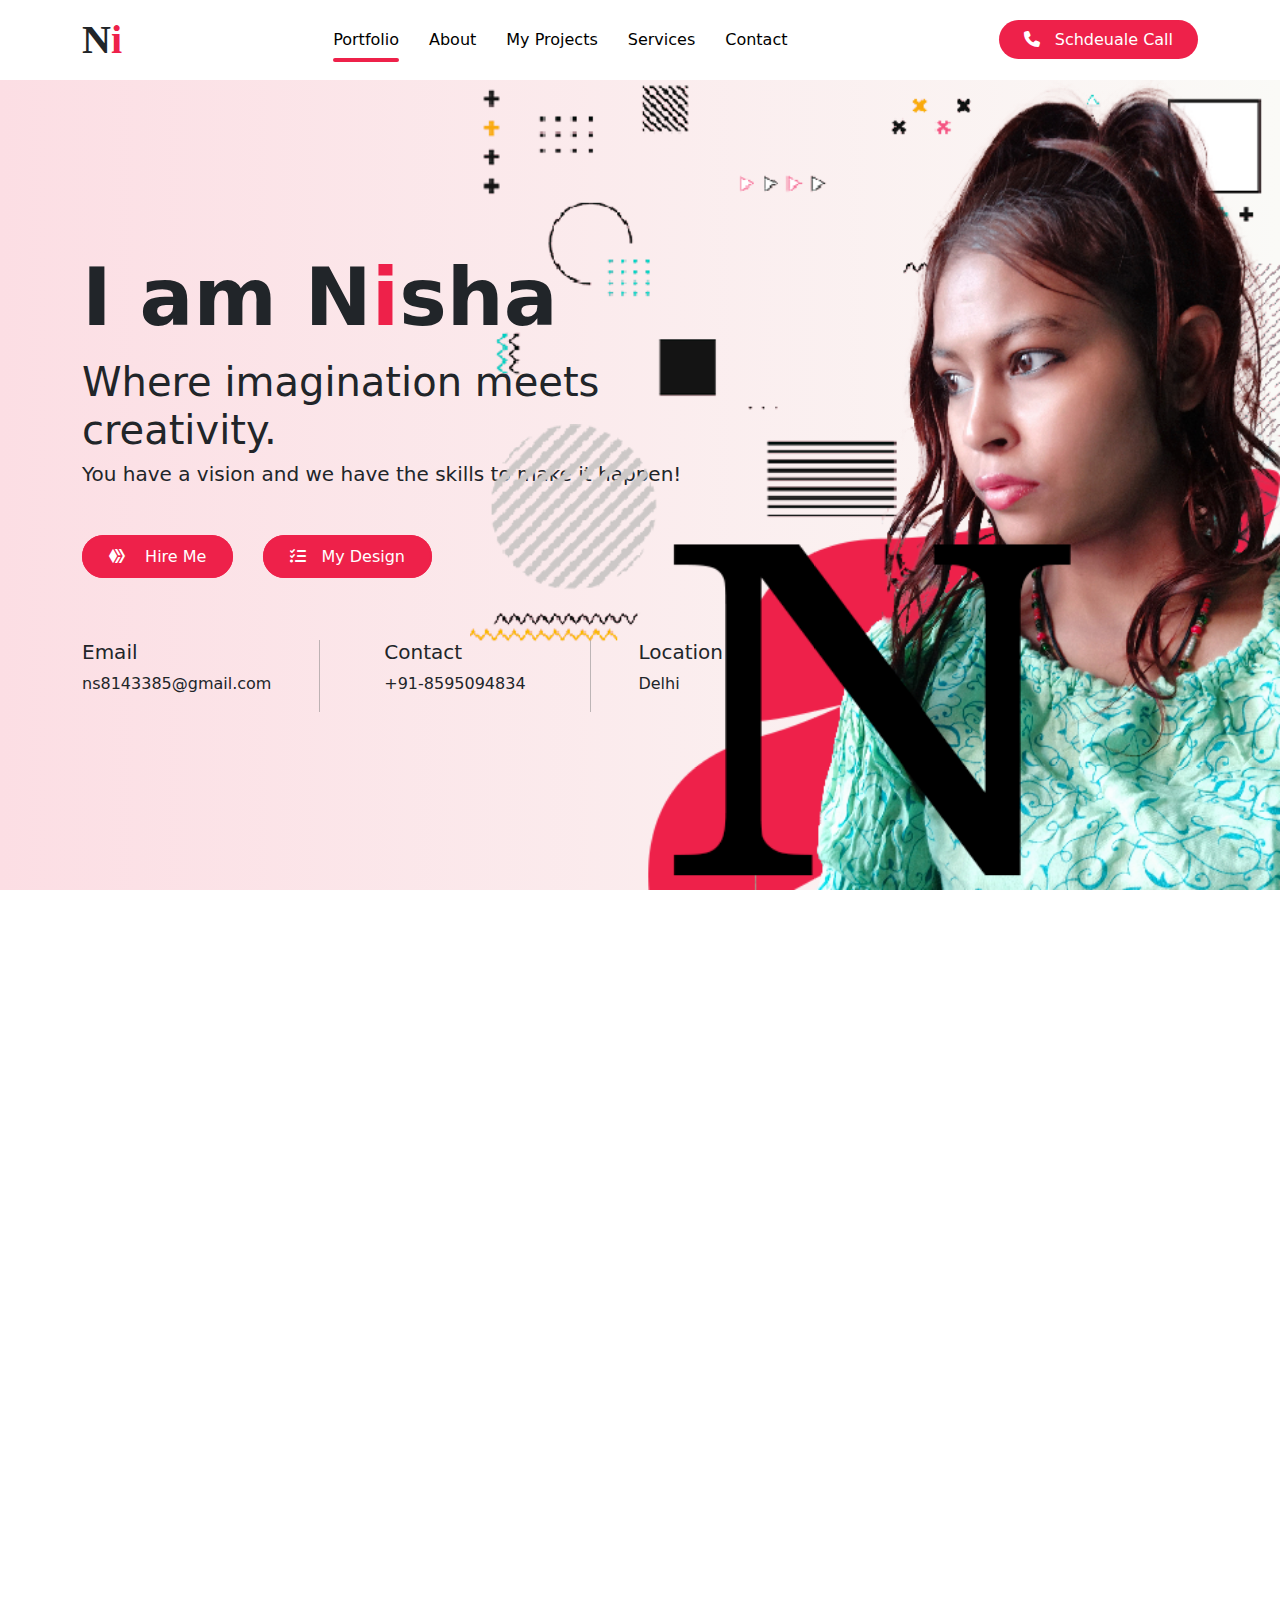
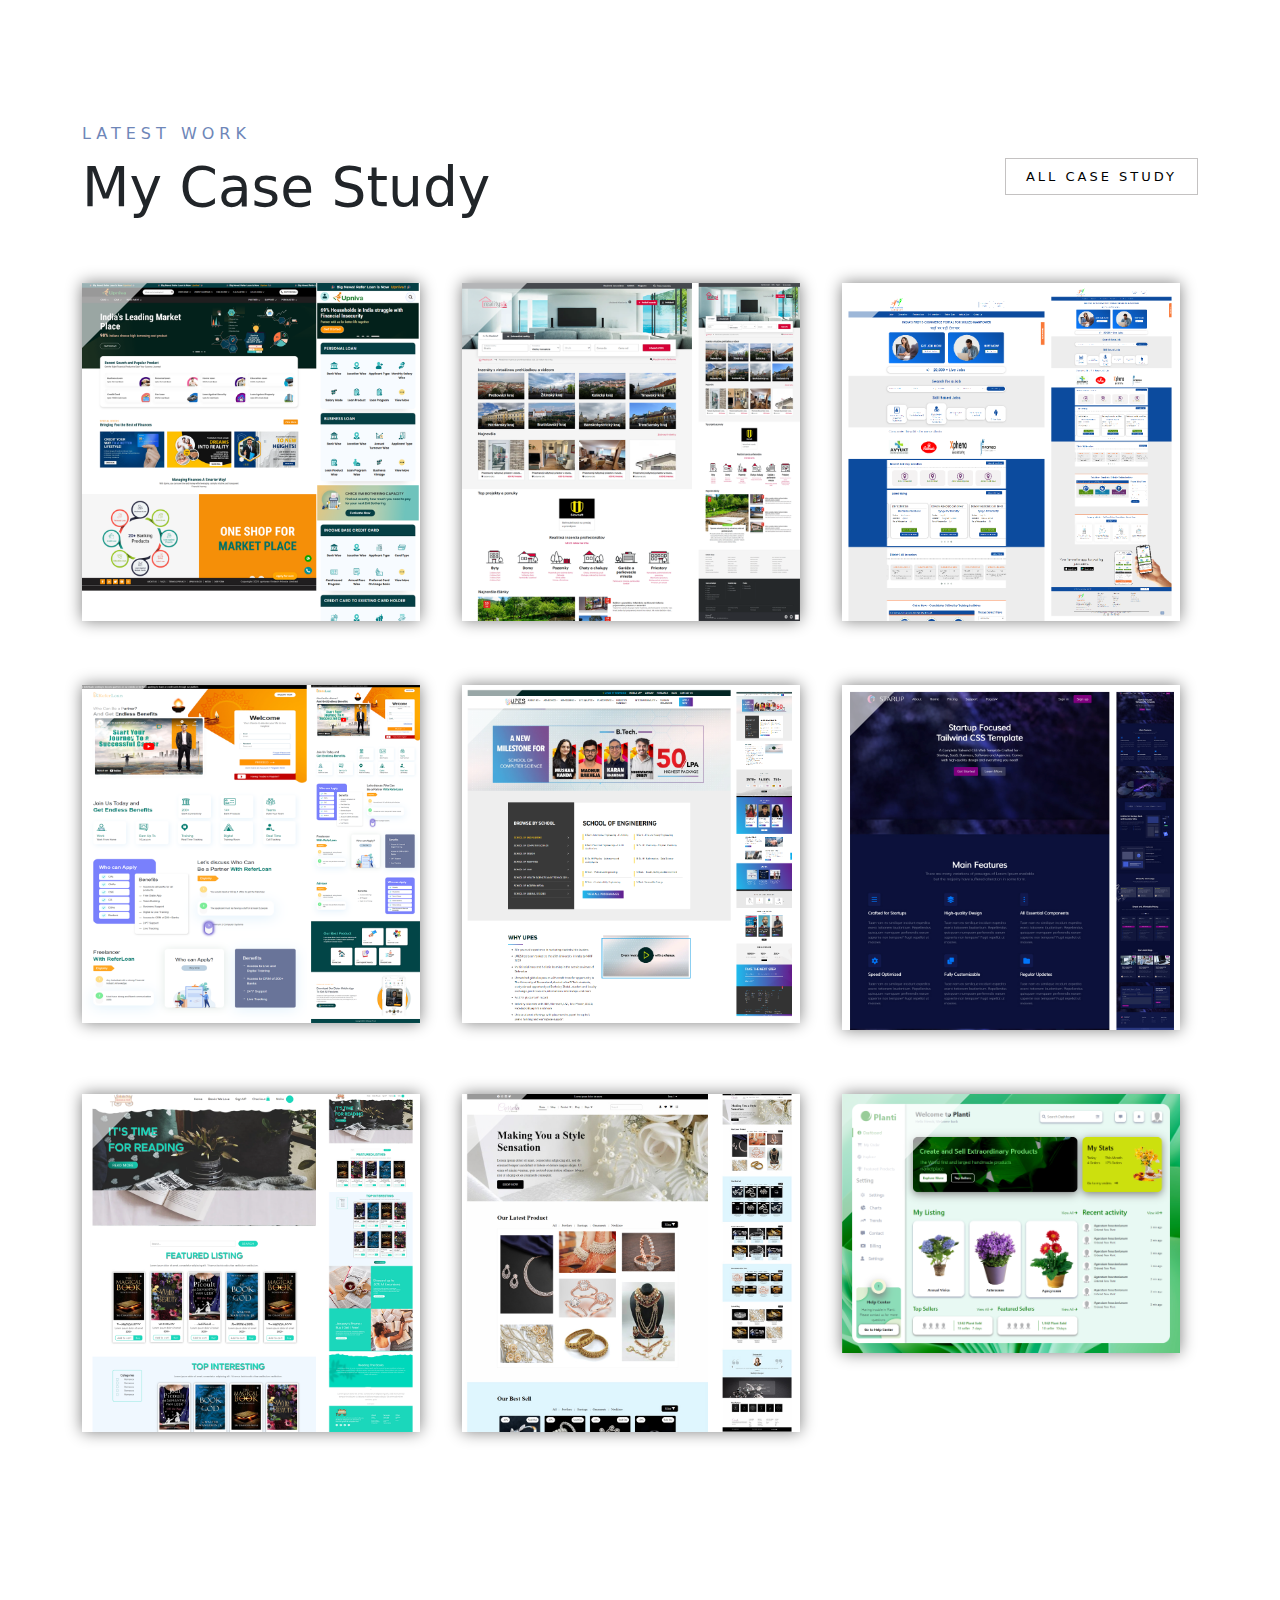
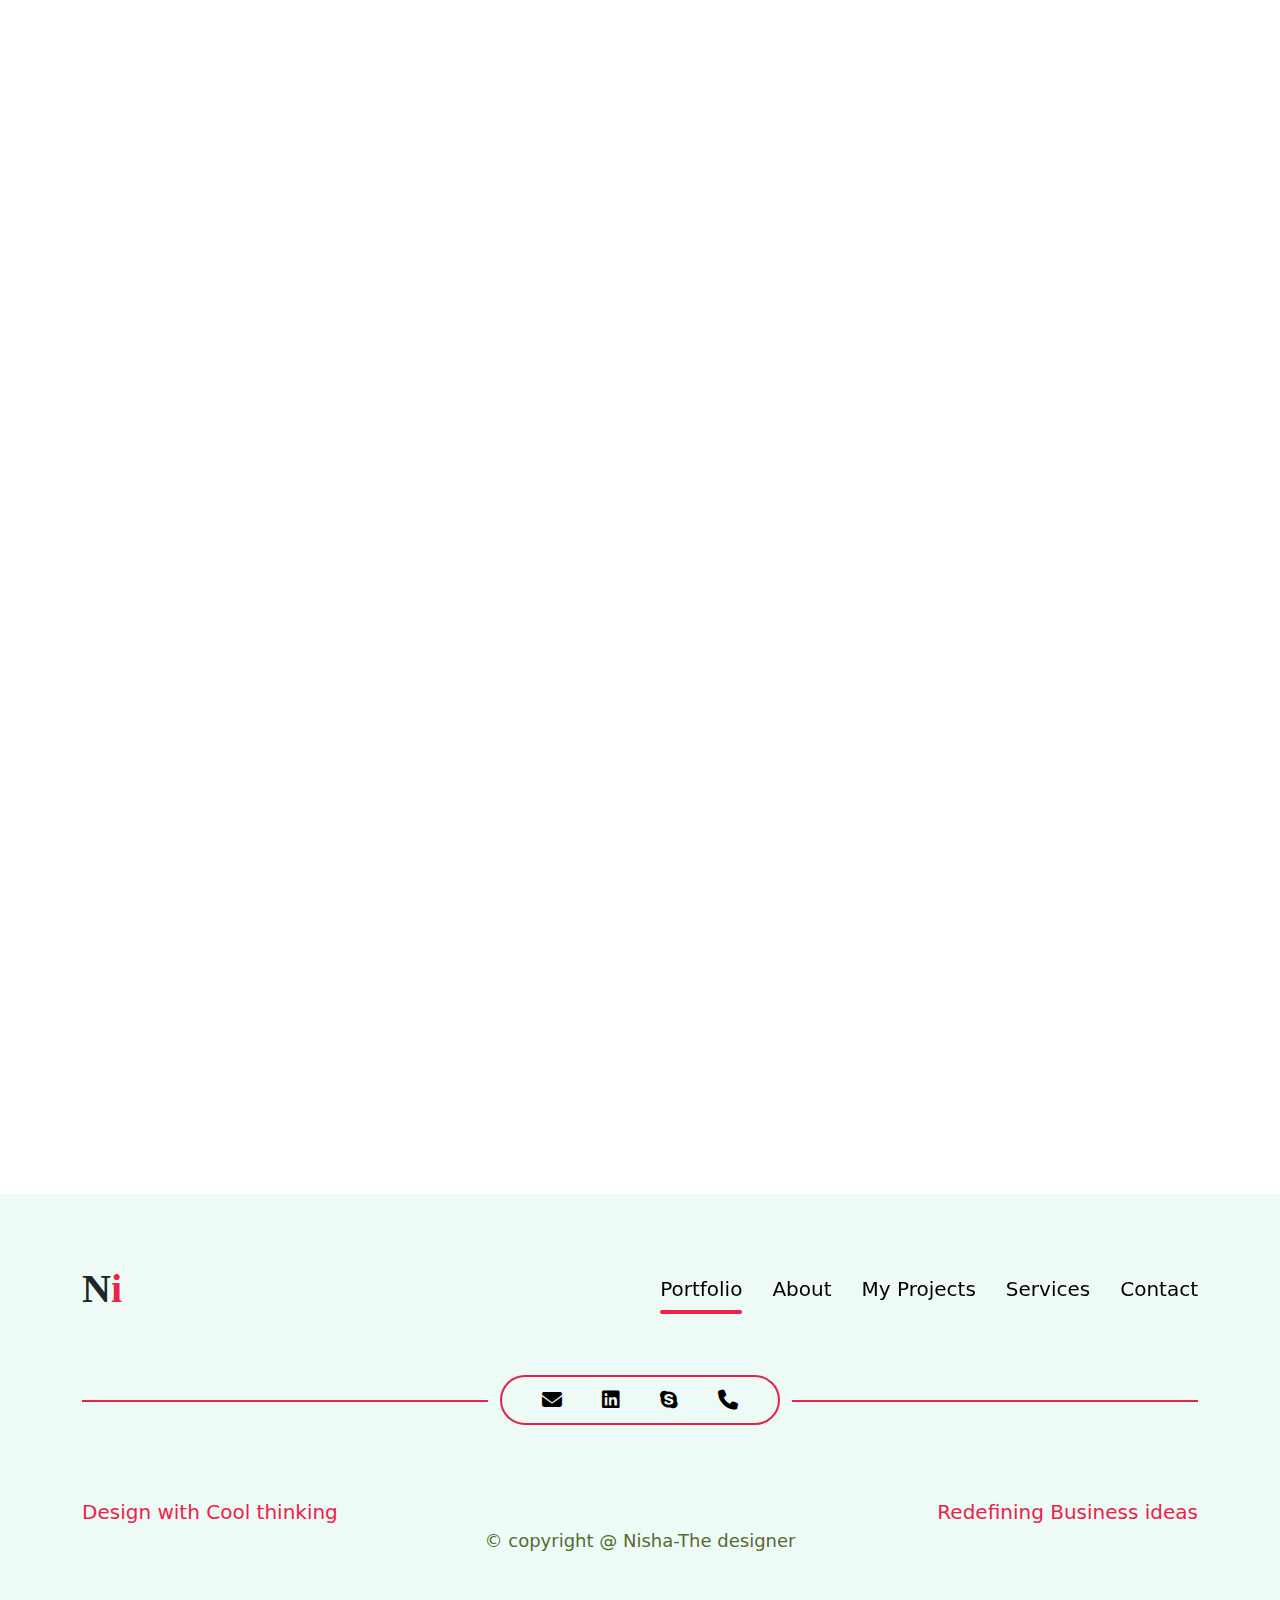
<file: index.html>
<!DOCTYPE html>
<html lang="en">

    <head>
        <meta charset="UTF-8">
        <meta http-equiv="X-UA-Compatible" content="IE=edge">
        <meta name="viewport" content="width=device-width, initial-scale=1.0">
        <!-- <link rel="stylesheet" href="https://maxcdn.bootstrapcdn.com/bootstrap/3.2.0/css/bootstrap.min.css"> -->
        <link
            href="https://cdn.jsdelivr.net/npm/bootstrap@5.0.2/dist/css/bootstrap.min.css"
            rel="stylesheet">
        <!-- <script src="https://cdn.jsdelivr.net/npm/bootstrap@5.0.2/dist/js/bootstrap.bundle.min.js"></script> -->
        <link rel="stylesheet"
            href="https://unpkg.com/aos@2.3.1/dist/aos.css" />
        <link rel="stylesheet"
            href="https://cdnjs.cloudflare.com/ajax/libs/font-awesome/6.2.1/css/all.min.css">
        <link rel="stylesheet" href="style.css">
        <title>Portfolio</title>
    </head>

    <body>
        <div class="main-header">
            <div class="container">
                <div class="header-wrap">
                    <div class="logo">N<span>i</span></div>
                    <div class="menu desktop-menu">
                        <ul>
                            <li class="menu-active"><a
                                    href="#">Portfolio</a></li>
                            <li><a href="#about">About</a></li>
                            <li><a href="#project">My Projects</a></li>
                            <li><a href="#services">Services</a></li>
                            <li><a href="#contact">Contact</a></li>
                        </ul>
                    </div>

                    <div class="mobile-menu">
                        <div class="menu-m btn11" data-menu="11">
                            <div class="icon-left"></div>
                            <div class="icon-right"></div>
                        </div>
                        <div class="m-menu">
                            <ul>
                                <li class="menu-active"><a
                                        href="#">Portfolio</a></li>
                                <li><a href="#about">About</a></li>
                                <li><a href="#project">My Projects</a></li>
                                <li><a href="#services">Services</a></li>
                                <li><a href="#contact">Contact</a></li>
                            </ul>
                        </div>
                    </div>

                    <div class="right-menu">
                        <div class="call"><a href="tel:8595094834"><span><i
                                        class="fa-solid fa-phone"></i></span>
                                <span class="schedule">Schdeuale
                                    Call</span></a></div>
                    </div>
                </div>
            </div>
        </div>
        <!-- banner starts here  -->

        <div class="hero-banner" id="about">
            <div class="container">
                <div class="row">
                    <div class="col-lg-7 col-md-12">
                        <div class="hero-w">
                            <div class="hero-wrap">
                                <div class="hero">
                                    <!-- <div class="sml-txt">Hi There,</div>
                                    <div class="big-txt">I am
                                        N<span>i</span>sha</div> -->
                                    <div class="big-txt" data-aos="fade-right"
                                        data-aos-duration="1200">
                                        I am N<span
                                            class="highlight">i</span>sha
                                    </div>
                                    <div class>
                                        <h1>Where imagination meets
                                            creativity.</h1>
                                    </div>
                                    <h5>You have a vision and we have the skills
                                        to make it happen!</h5>
                                    <div class="hero-btn">
                                        <div class="hire">
                                            <a href="https://wa.me/918595094834" target="_blank"><span>
                                                    <i
                                                        class="fa-brands fa-hive"></i>
                                                </span>Hire
                                                Me</a></div>
                                        <div class="hire"><a
                                                href="#project"><span><i
                                                        class="fa-solid fa-list-check"></i></span>My
                                                Design</a></div>
                                    </div>
                                </div>
                                <div class="cont">
                                    <div class="btm-cont">
                                        <div class="mail">
                                            <h5>Email</h5>
                                            <p>ns8143385@gmail.com</p>
                                        </div>
                                        <div class="mail cont-mail">
                                            <h5>Contact</h5>
                                            <p>+91-8595094834</p>
                                        </div>
                                        <div class="mail">
                                            <h5>Location</h5>
                                            <p>Delhi</p>
                                        </div>
                                    </div>
                                </div>
                            </div>
                        </div>
                    </div>
                    <div class="col-lg-5 col-md-12">
                        <div class="banner-img">
                            <img src="img/banner-img.png">
                        </div>
                    </div>
                </div>
            </div>
        </div>

        <!-- banner ends here  -->

        <!-- my skill set section starts  -->
        <section class="project " data-aos="fade-right">
            <div class="container">
                <div class="main-project">

                    <p>My skills</p>
                    <h3>As a designer I am constantly improving my skillset,
                        some of my Hands on skills are :</h3>

                    <!-- main  -->
                    <div class="row">
                        <div class="col-lg-6 col-12">
                            <div class="skill-img"><img
                                    src="img/project-img.png"></div>
                        </div>
                        <div class="col-lg-6 col-12">
                            <div class="skill-left">
                                <div class="skill-design">
                                    <div class="skill-web">
                                        <div class="web">HTML/HTML5</div>
                                        <div class="web-progress "
                                            id="logo"></div>
                                    </div>
                                    <div class="skill-web css">
                                        <div class="web">CSS/CSS3</div>
                                        <div class="web-progress "></div>
                                    </div>
                                    <div class="skill-web bootstrap">
                                        <div class="web">Bootstrap 3, 4, 5</div>
                                        <div class="web-progress "></div>
                                    </div>
                                    <div class="skill-web java">
                                        <div class="web">Javascript
                                            /jquery</div>
                                        <div class="web-progress "></div>
                                    </div>
                                    <div class="skill-web react">
                                        <div class="web">React.js</div>
                                        <div class="web-progress "></div>
                                    </div>
                                    <div class="skill-web sass">
                                        <div class="web">SASS</div>
                                        <div class="web-progress"></div>
                                    </div>
                                    <div class="skill-web photo">
                                        <div class="web">Photoshop</div>
                                        <div class="web-progress "></div>
                                    </div>
                                </div>
                            </div>
                        </div>
                    </div>
                </div>
            </div>
        </section>
        <!-- my case study start -->
        <section class="mystudy" id="project">
            <div class="container">
                <div class="study-head1">
                    <div class="study-heading-left">
                        <div class="work">Latest Work</div>
                        <div class="study-text">My Case Study</div>
                    </div>
                    <div class="study-right">
                        <a href="#my-study">All case Study</a>
                    </div>
                </div>
                <div class="row study-gap">
                    <div class="col-md-4">
                        <div class="study-part-1">
                            <!-- <div class="box-img"><img src="img/study-img-chnge.png"></div> -->
                            <a href="https://upniva.com/" target="_blank">
                                <div class="study-img"><img
                                        src="img/upniva.png"></div>
                            </a>
                        </div>
                    </div>

                    <div class="col-md-4">
                        <div class="study-part-1">
                            <!-- <div class="box-img"><img src="img/study-img-chnge.png"></div> -->
                            <a
                                href="https://designergirlelectra.github.io/Reality.SK/"
                                target="_blank">
                                <div class="study-img"><img
                                        src="img/reality.sk.png"></div>
                            </a>
                        </div>
                    </div>
                    <div class="col-md-4">
                        <div class="study-part-1">
                            <!-- <div class="box-img"><img src="img/study-img-chnge.png"></div> -->
                            <a href="https://hunarmandindia.com/"
                                target="_blank">
                                <div class="study-img"><img
                                        src="img/hunarmand.png"></div>
                            </a>
                        </div>
                    </div>
                    <div class="col-md-4">
                        <div class="study-part-1">
                            <!-- <div class="box-img"><img src="img/study-img-chnge.png"></div> -->
                            <a href="https://partners.referloan.in/login/"
                                target="_blank">
                                <div class="study-img"><img
                                        src="img/partners.png"></div>
                            </a>
                        </div>
                    </div>
                    <div class="col-md-4">
                        <div class="study-part-1">
                            <!-- <div class="box-img"><img src="img/2.jpg"></div> -->
                            <a href="https://www.upes.ac.in/">
                                <div class="study-img"><img
                                        src="img/upse.png"></div>
                            </a>
                        </div>
                    </div>
                    <div class="col-md-4">
                        <div class="study-part-1">
                            <!-- <div class="box-img box-bookferri"><img src="img/1.jpg"></div> -->
                            <a
                                href="https://designergirlelectra.github.io/ReplicastartUp/">
                                <div class="study-img"><img
                                        src="img/startup.jpg"></div>
                            </a>
                        </div>
                    </div>
                    <div class="col-md-4">
                        <div class="study-part-1">
                            <!-- <div class="box-img box-bookferri"><img src="img/3.jpg"></div> -->
                            <a href>
                                <div class="study-img"><img
                                        src="img/bookferri.png"></div>
                            </a>
                        </div>
                    </div>

                    <div class="col-md-4">
                        <div class="study-part-1">
                            <!-- <div class="box-img"><img src="img/3.jpg"></div> -->
                            <a href>
                                <div class="study-img"><img
                                        src="img/make-up.jpg"></div>
                            </a>
                        </div>
                    </div>

                    <div class="col-md-4">
                        <div class="study-part-1 ">
                            <!-- <div class="box-img box-bookferri"><img src="img/1.jpg"></div> -->
                            <a
                                href="https://designergirlelectra.github.io/dashboard/">
                                <div class="study-img "><img
                                        src="img/dashboard.png"></div>
                            </a>
                        </div>
                    </div>

                </div>
            </div>
        </section>
        <!-- my case study ends  -->
        <section class="my-project-work" id="services" data-aos="fade-left">
            <div class="container">
                <div class="container-wrap">
                    <div class="main-project">
                        <p>My Services</p>
                        <h3>It's not about your business, It's about the
                            impressions you create...</h3>
                    </div>
                    <div class="row">
                        <div class="col-lg-4 col-12">
                            <div class="pro-car-wrap">
                                <div class="pro-car">
                                    Genres I have worked in....
                                </div>
                            </div>
                        </div>
                        <div class="col-lg-8 col-12">
                            <div class="card-row">
                                <div class="first-card">
                                    <div class="card-icon"><img
                                            src="img/icon1.png"></div>
                                    <h5>Education Service</h5>
                                </div>
                                <div class="first-card">
                                    <div class="card-icon"><img
                                            src="img/icon2.png"></div>
                                    <h5>E-commerce Design</h5>
                                </div>
                                <div class="first-card">
                                    <div class="card-icon"><img
                                            src="img/icon3.png"></div>
                                    <h5>Portfolio Design</h5>
                                </div>
                                <div class="first-card">
                                    <div class="card-icon"><img
                                            src="img/icon4.png"></div>
                                    <h5>Tour & Travel Service</h5>
                                </div>
                            </div>
                            <div class="card-row">
                                <div class="first-card">
                                    <div class="card-icon"><img
                                            src="img/icon1.png"></div>
                                    <h5>Restaurant Service</h5>
                                </div>
                                <div class="first-card">
                                    <div class="card-icon"><img
                                            src="img/icon2.png"></div>
                                    <h5>Social Ad Banner</h5>
                                </div>
                                <div class="first-card">
                                    <div class="card-icon"><img
                                            src="img/icon3.png"></div>
                                    <h5>Banner Design</h5>
                                </div>
                                <div class="first-card">
                                    <div class="card-icon"><img
                                            src="img/icon4.png"></div>
                                    <h5>PSD to HTML</h5>
                                </div>
                            </div>
                        </div>
                    </div>
                </div>
            </div>
        </section>
        <!-- my skill set section ends  -->

        <!-- contct form  -->

        <section class="contact-wrp" id="contact" data-aos="flip-left">
            <div class="container">
                <div class="row contact-row">
                    <div class="col-lg-6 col-12 paddingForcol">
                        <div class="con-outer-wrap">
                            <!-- <div class="con-img"><img src = "img/contact.png"></div> -->
                            <h2>Ready to start a conversation?</h2>
                            <p>Reach out and let's create something amazing
                                together!</p>
                            <div class="left-cont">
                                <div class="left-first">
                                    <div class="phone mb-3"><a href="#"><span><i
                                                    class="fa-solid fa-phone"></i></span>+91-8595094834</a></div>
                                    <div class="phone email"><a
                                            href="mailto://ns8143385@gmail.com"><span><i
                                                    class="fa-solid fa-envelope"></i></span>ns8143385@gmail.com</a></div>
                                </div>
                                <div class="left-first">
                                    <div class="phone mb-3"><a
                                            href="https://linkedin.com/in/nisha-684524204"><span><i
                                                    class="fa-brands fa-linkedin"></i></span>linkedIn</a></div>
                                    <div class="phone skype"><a
                                            href="https://join.skype.com/invite/xs3XniL5ANYz"><span><i
                                                    class="fa-brands fa-skype"></i></span>Skype</a></div>
                                </div>
                            </div>
                        </div>
                    </div>

                    <div class="col-lg-6 col-12">
                        <div class="form-cont">
                            <form>
                                <h1>Get in Touch</h1>
                                <div class="first-row">
                                    <div class="form-group mb-2">
                                        <div class="form__group field">
                                            <input type="input"
                                                class="form__field"
                                                placeholder="Name" name="name"
                                                id='name'
                                                required />
                                            <label for="name"
                                                class="form__label">Name</label>
                                        </div>
                                    </div>
                                    <div class="form-group mb-2">
                                        <div class="form__group field">
                                            <input type="input"
                                                class="form__field"
                                                placeholder="Email" name="email"
                                                id='email' required />
                                            <label for="email"
                                                class="form__label">Email</label>
                                        </div>
                                    </div>
                                </div>
                                <div class="form-group mb-2">
                                    <div class="form__group field">
                                        <input type="input" class="form__field"
                                            placeholder="phone" name="phone"
                                            id='phone'
                                            required />
                                        <label for="phone"
                                            class="form__label">Phone Number
                                        </label>
                                    </div>
                                </div>
                                <div class="form-group mb-2">
                                    <div class="form__group field">
                                        <textarea class="form__field"
                                            placeholder="Message" name="msg"
                                            id='msg'
                                            required></textarea>
                                        <label for="msg"
                                            class="form__label">Messages</label>
                                    </div>
                                </div>
                                <div class="sub-btn mt-3">
                                    <button type="submit"><span><i
                                                class="fa-solid fa-phone"></i></span>Contact
                                        Us</button>
                                </div>
                            </form>
                        </div>
                    </div>
                </div>
            </div>
        </section>

        <footer>
            <div class="container">
                <div class="footer-wrap">
                    <div class="footer-row">
                        <div class="logo">N<span>i</span></div>

                        <div class="footer-r menu">
                            <ul>
                                <li class="menu-active"><a
                                        href="#">Portfolio</a></li>
                                <li><a href="#about">About</a></li>
                                <li><a href="#project">My Projects</a></li>
                                <li><a href="#services">Services</a></li>
                                <li><a href="#contact">Contact</a></li>
                            </ul>
                        </div>
                    </div>
                    <div class="social-link">
                        <!-- <div class="social-title">Contact us :</div> -->
                        <div class="social-link-wrap">
                            <ul>
                                <li><a href="mailto://ns8143385@gmail.com"
                                        data-bs-toggle="tooltip"
                                        data-bs-placement="top"
                                        title="ns8143385@gmail.com"><i
                                            class="fa-solid fa-envelope"></i></a></li>
                                <li><a
                                        href="https://linkedin.com/in/nisha-684524204"
                                        data-bs-toggle="tooltip"
                                        data-bs-placement="top"
                                        title="nisha-684524204"><i
                                            class="fa-brands fa-linkedin"></i></a></li>
                                <li><a
                                        href="https://join.skype.com/invite/xs3XniL5ANYz"
                                        data-bs-toggle="tooltip"
                                        data-bs-placement="top"
                                        title="Nisha (Web Designer)"><i
                                            class="fa-brands fa-skype"></i></a></li>
                                <li><a href data-bs-toggle="tooltip"
                                        data-bs-placement="top"
                                        title="+91-8595094834"><i
                                            class="fa-solid fa-phone"></i></a></li>
                            </ul>
                        </div>
                    </div>
                </div>
                <div class="des">
                    <a href>Design with Cool thinking</a>
                    <a href="#">Redefining Business ideas</a>
                </div>
            </div>
            <div class="copyright">
                &#169; copyright @ Nisha-The designer
            </div>
        </footer>
        <script
            src="https://cdnjs.cloudflare.com/ajax/libs/jquery/2.1.3/jquery.min.js"></script>
        <script src="https://unpkg.com/aos@2.3.1/dist/aos.js"></script>

        <script>

        $('.menu-m').click(function () {
            $(this).toggleClass('open');
        });


        $('.menu-m ').click(function () {
            $('.m-menu').toggleClass('active');
        });

        $('.m-menu li a').click(function () {
            $('.menu-m').toggleClass('open');
            $('.m-menu').removeClass('active');
        });

        AOS.init({
            duration: 1000, // Animation duration in ms
        });

    </script>
    </body>

</html>
</file>
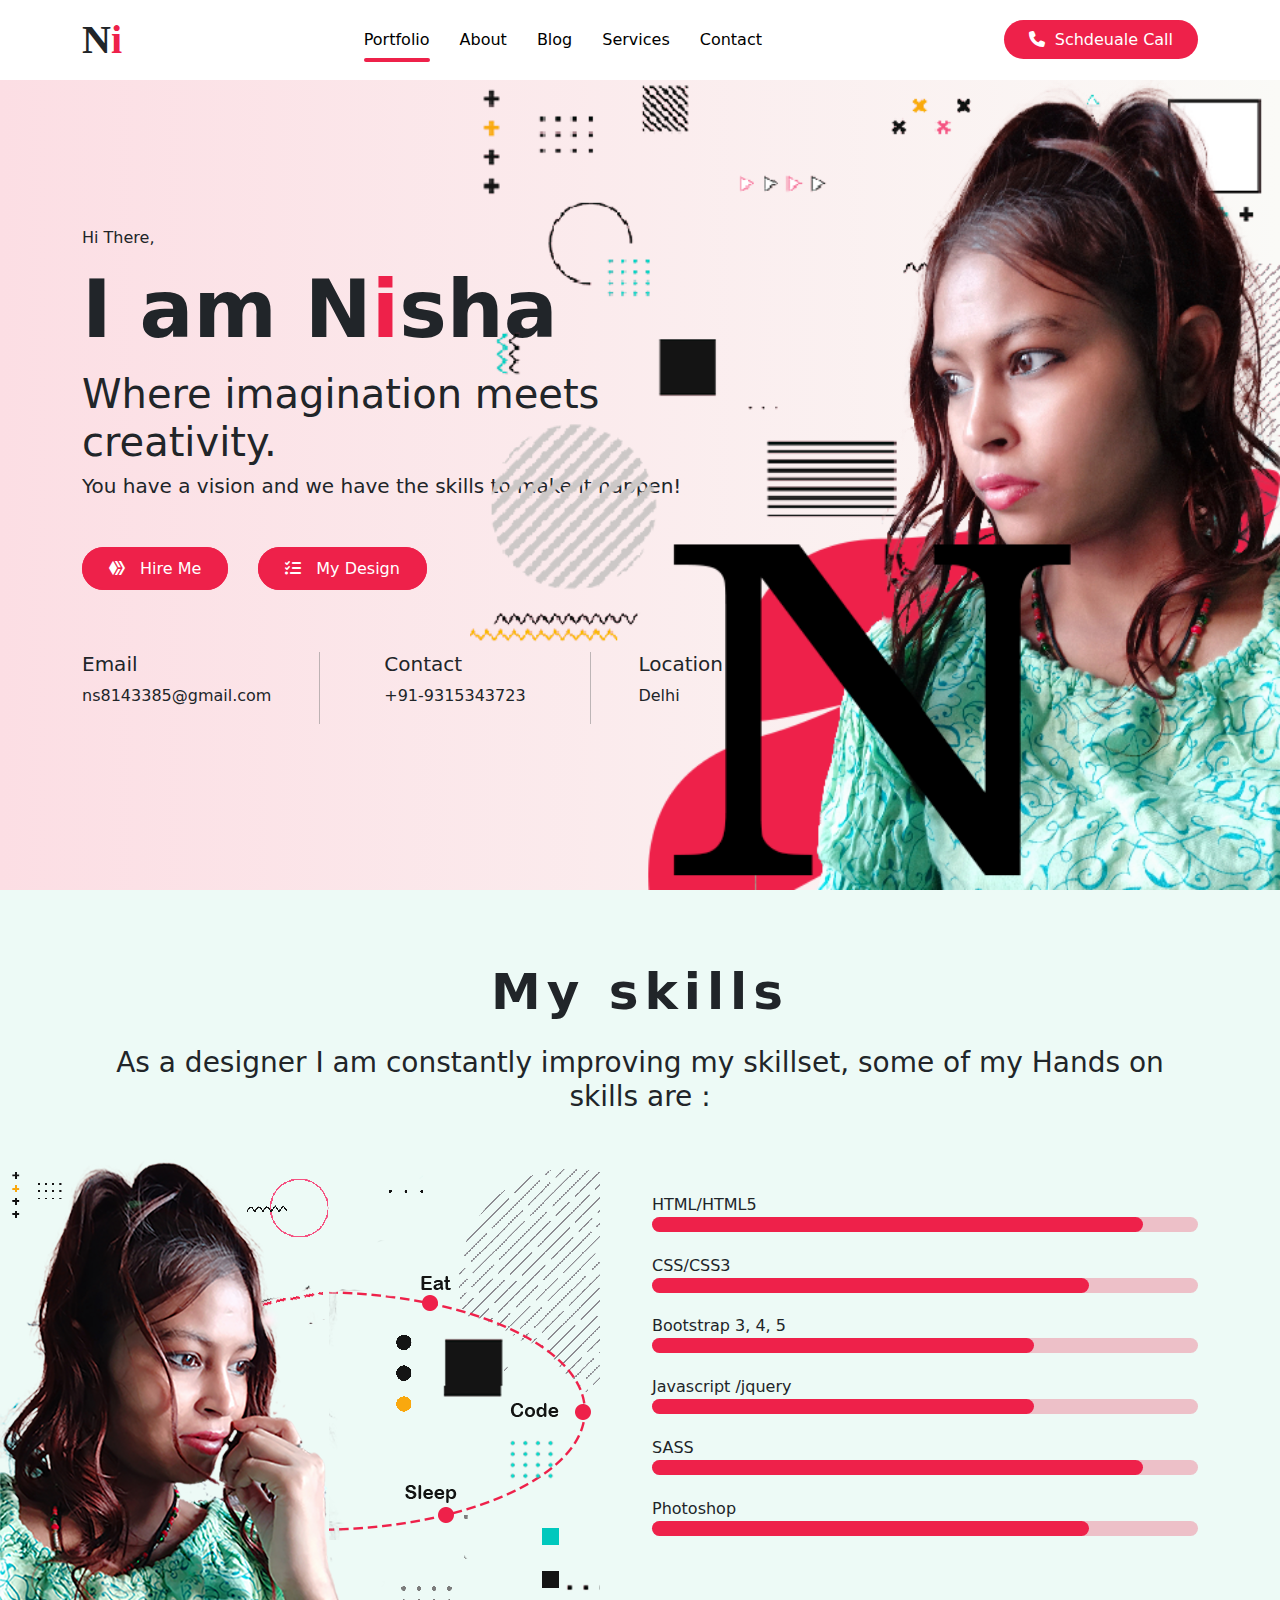
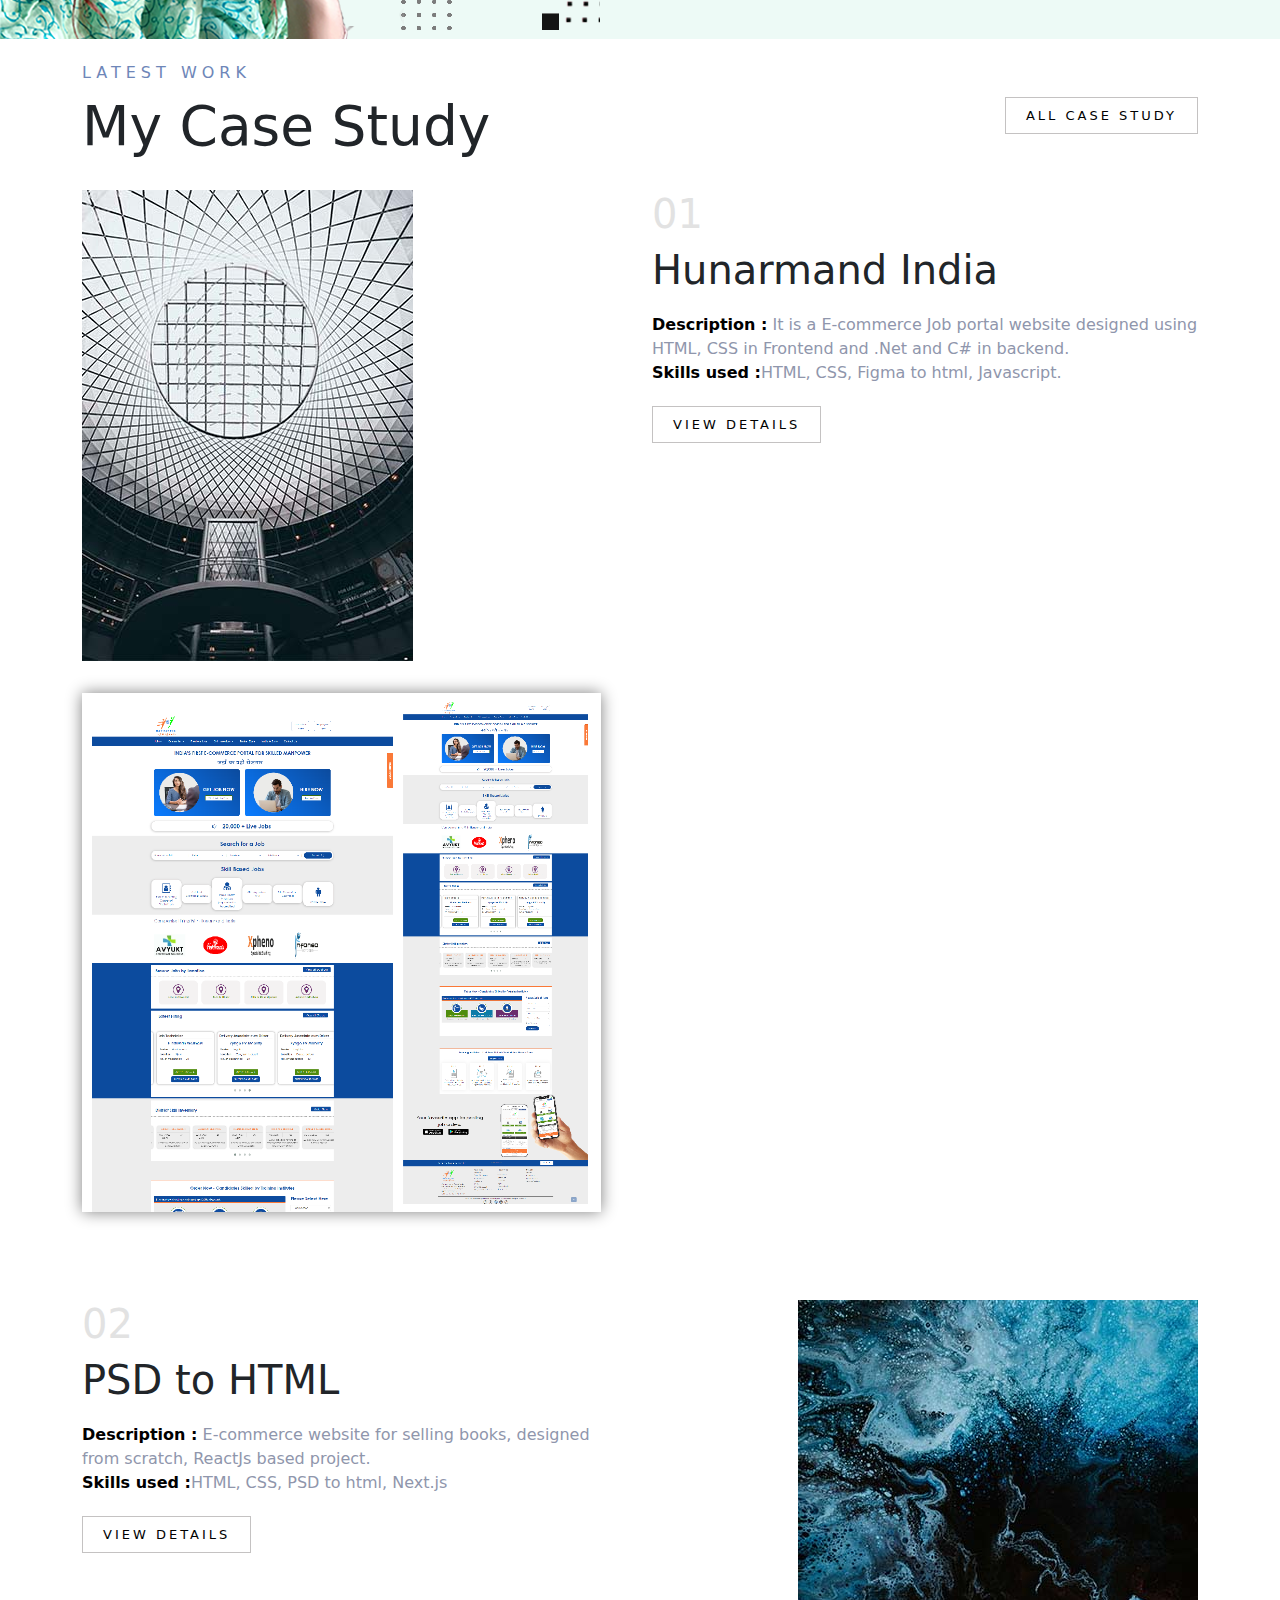
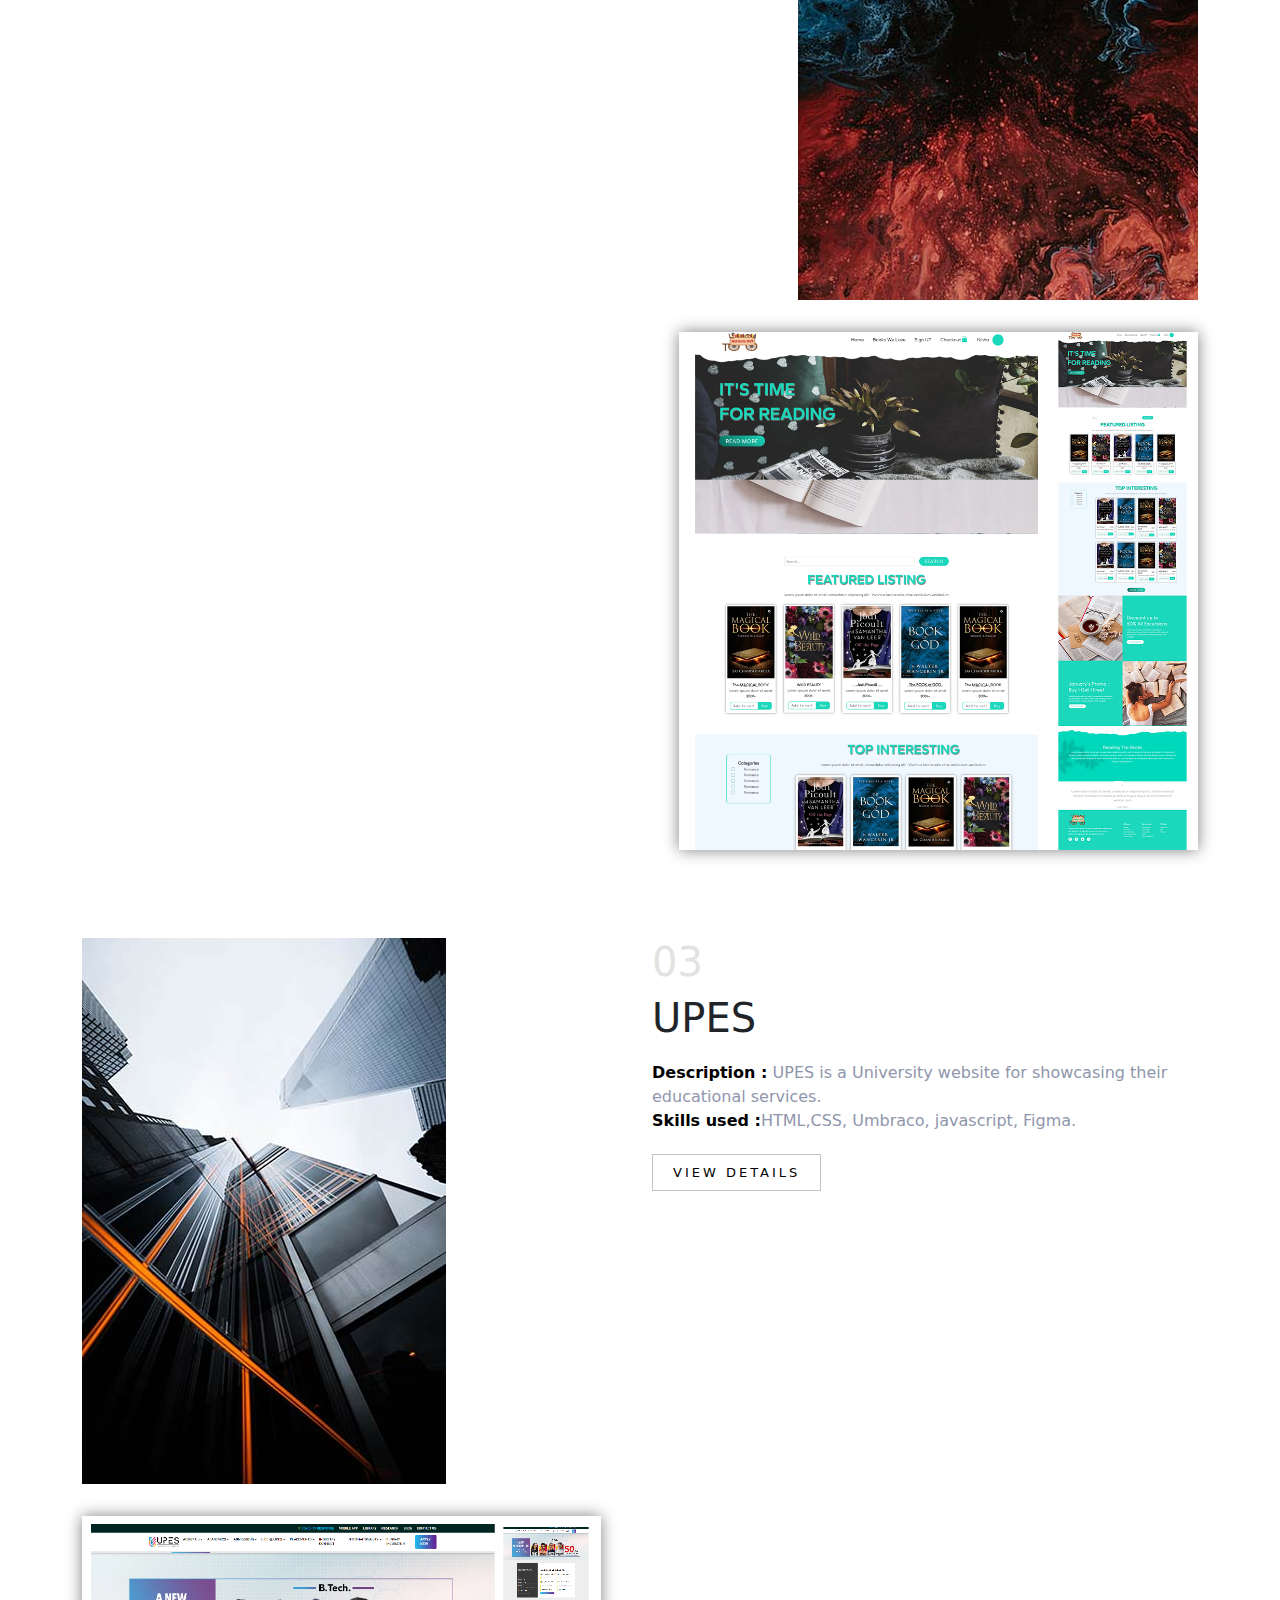
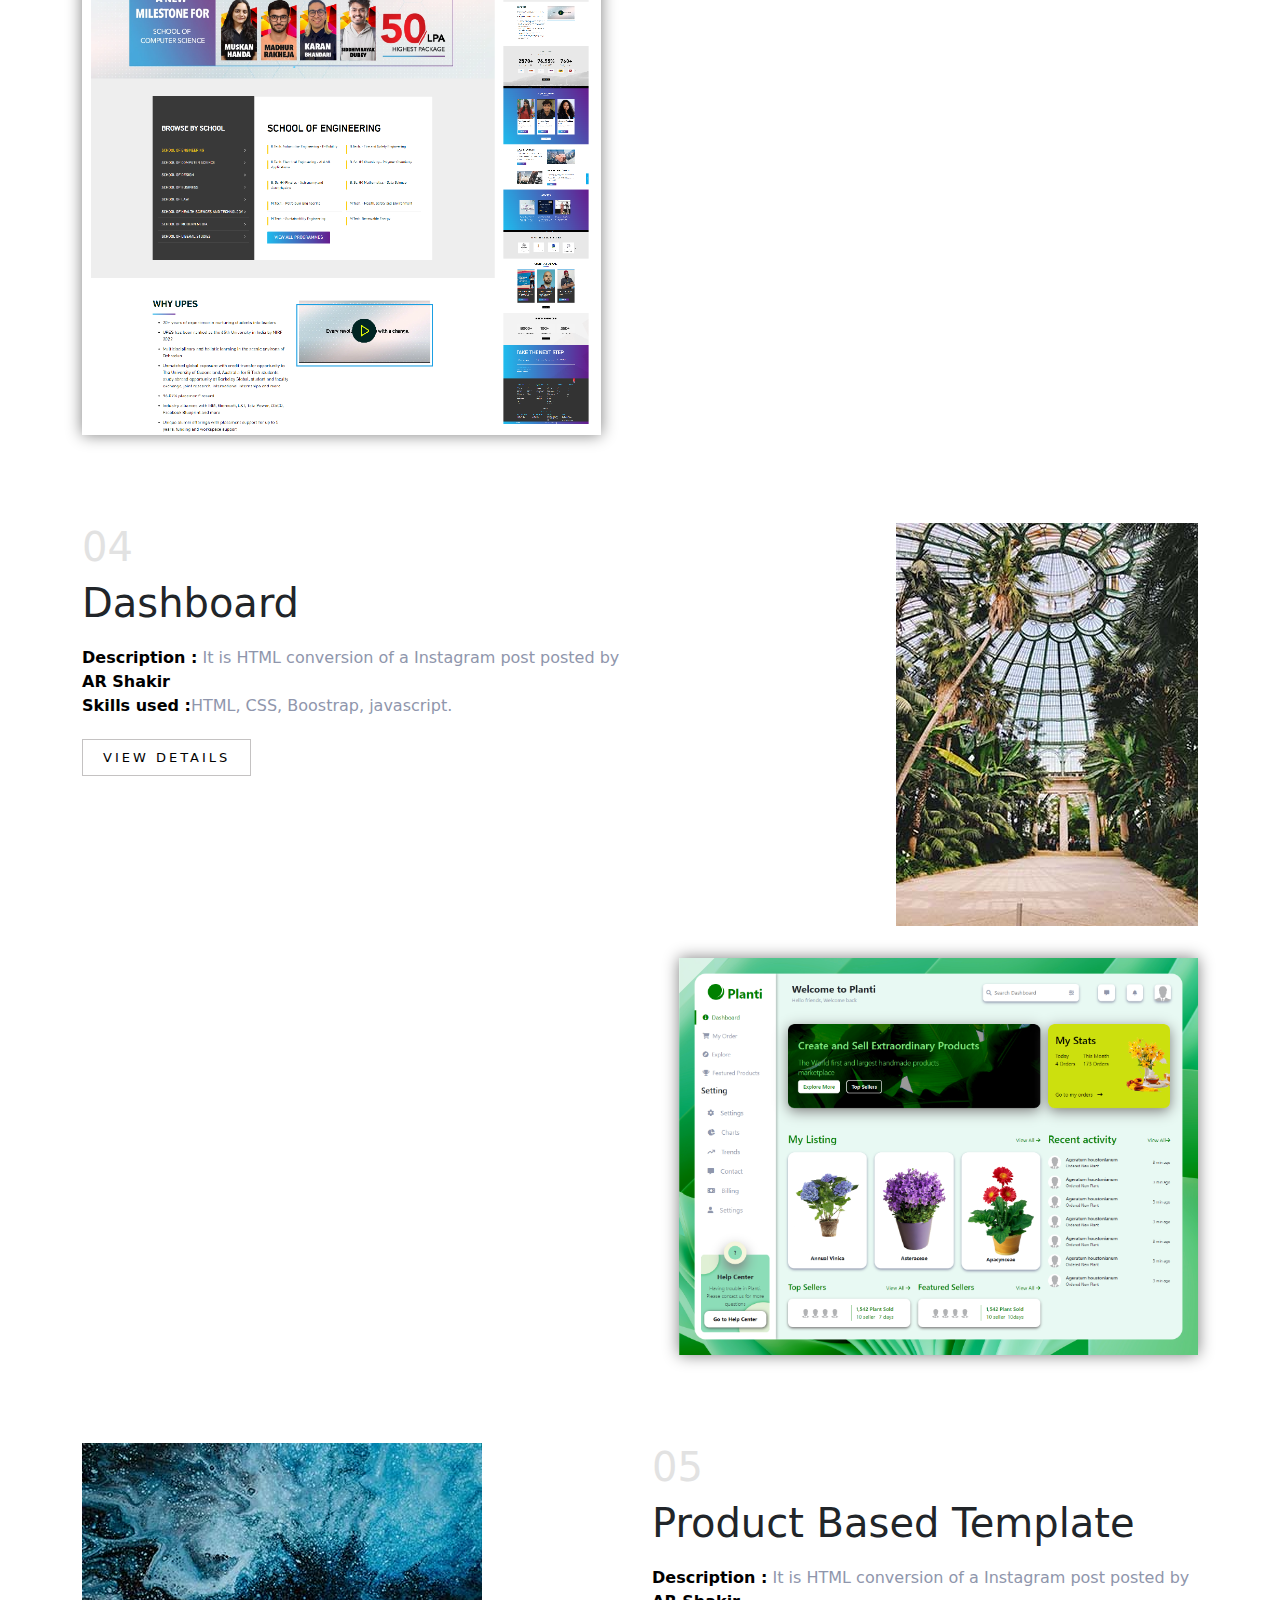
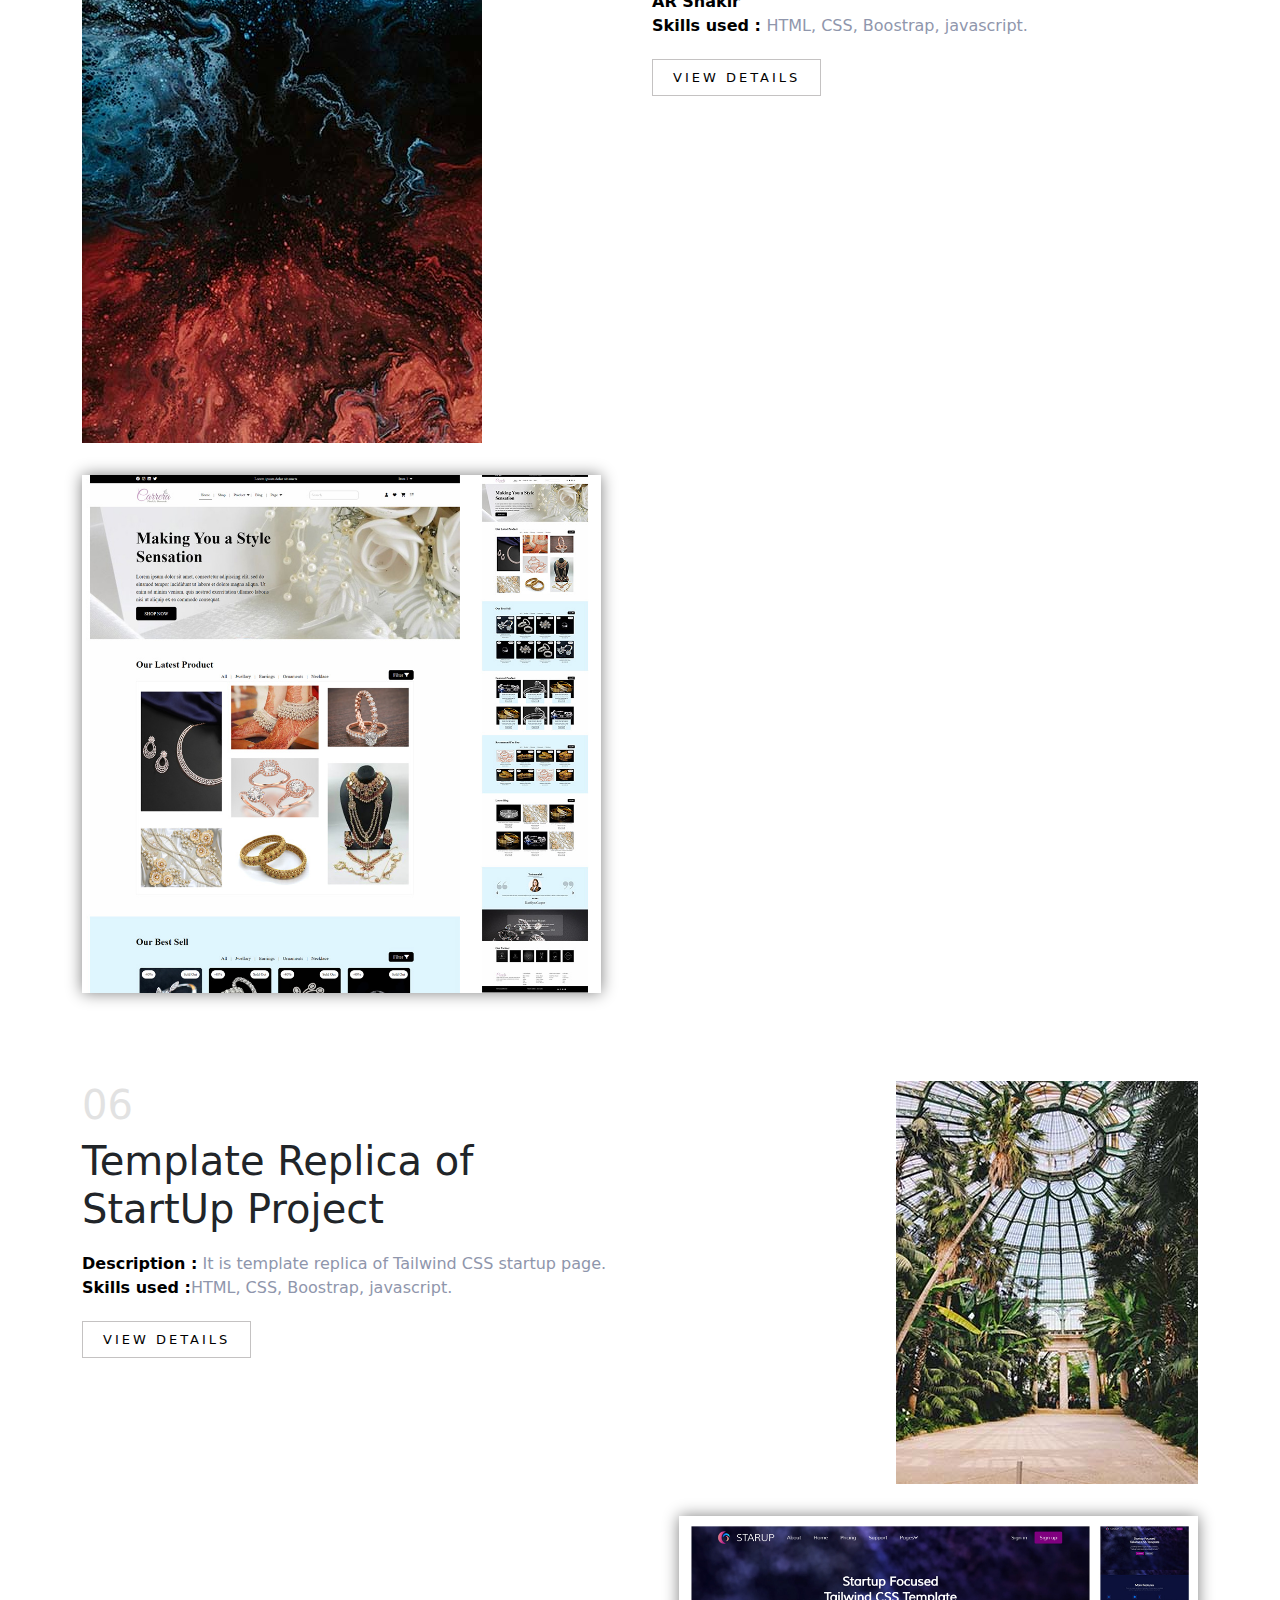
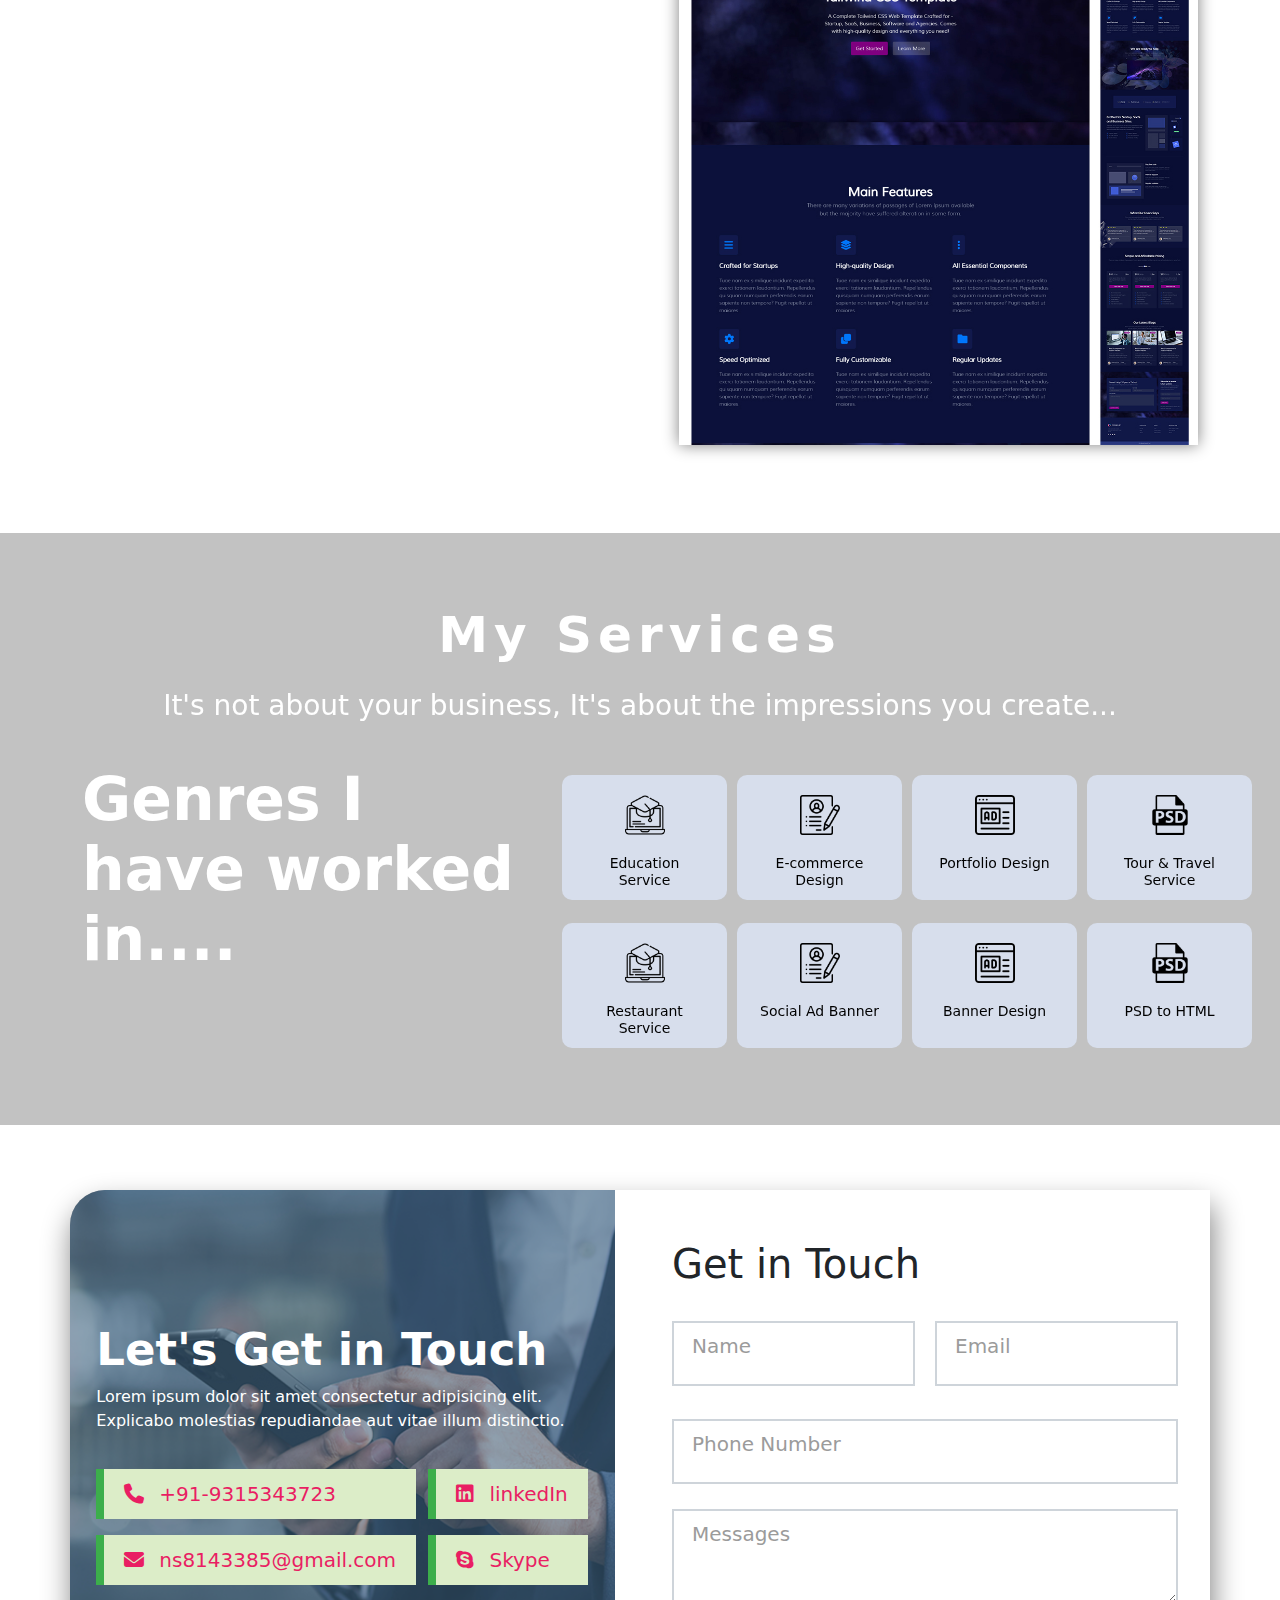
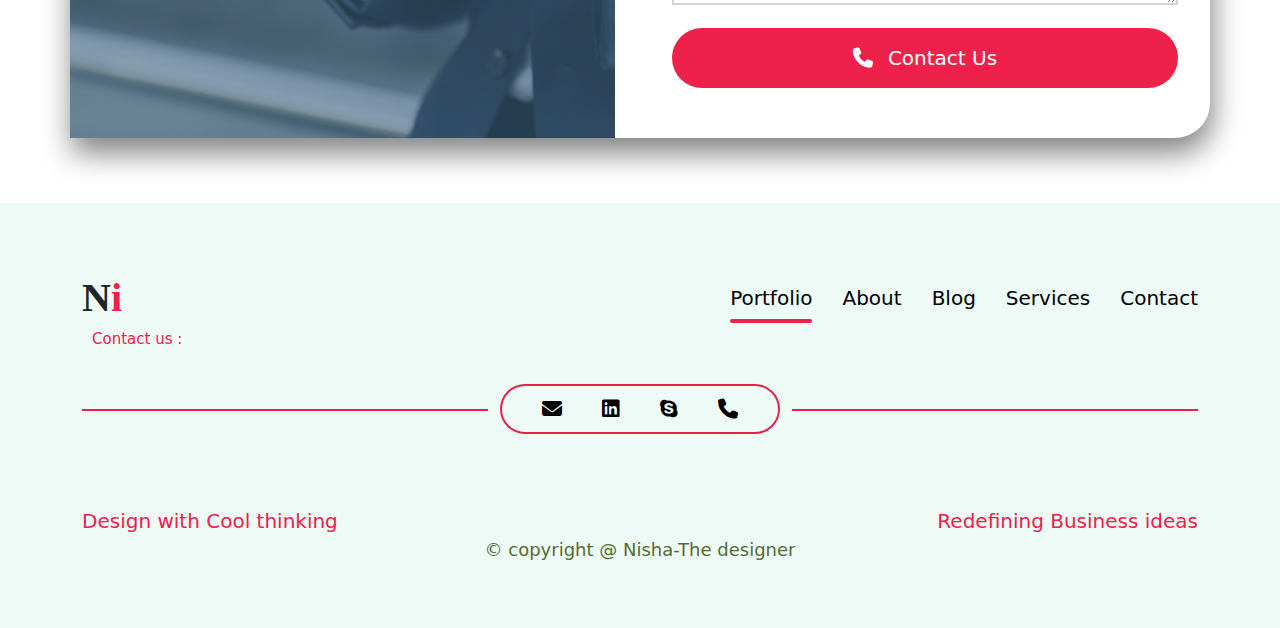
<file: indexbackup.html>
<!DOCTYPE html>
<html lang="en">
<head>
    <meta charset="UTF-8">
    <meta http-equiv="X-UA-Compatible" content="IE=edge">
    <meta name="viewport" content="width=device-width, initial-scale=1.0">
    <link href="https://cdn.jsdelivr.net/npm/bootstrap@5.0.2/dist/css/bootstrap.min.css" rel="stylesheet">
    <!-- <script src="https://cdn.jsdelivr.net/npm/bootstrap@5.0.2/dist/js/bootstrap.bundle.min.js"></script> -->
    <link rel="stylesheet" href="https://cdnjs.cloudflare.com/ajax/libs/font-awesome/6.2.1/css/all.min.css">
    <link rel="stylesheet" href="style.css">
    <title>Portfolio</title>
</head>
<body>
    <div class="main-header">
        <div class="container">
            <div class="header-wrap">
                <div class="logo">N<span>i</span></div>
                <div class="menu">
                    <ul>
                        <li class = "menu-active"><a href = "#">Portfolio</a></li>
                        <li><a href = "#">About</a></li>
                        <li><a href = "#">Blog</a></li>
                        <li><a href = "#">Services</a></li>
                        <li><a href = "#">Contact</a></li>
                    </ul>
                </div>
                <div class="right-menu">
                    <div class="call"><a href = "tel:9315343723"><span><i class="fa-solid fa-phone"></i></span>Schdeuale Call</a></div>
                </div>
            </div>
        </div>
    </div>
    <!-- banner starts here  -->

    <div class="hero-banner">
        <div class="container">
            <div class="row">
                <div class="col-md-7">
                    <div class="hero-w">
                        <div class="hero-wrap">
                            <div class="hero">
                                <div class="sml-txt">Hi There,</div>
                                <div class="big-txt">I am N<span>i</span>sha</div>
                                <div class=""><h1>Where imagination meets creativity.</h1></div>
                                <h5>You have a vision and we have the skills to make it happen!</h5>
                                <div class="hero-btn">
                                    <div class="hire"><a href = "#"><span><i class="fa-brands fa-hive"></i></span>Hire Me</a></div>
                                    <div class="hire"><a href = "#my-study"><span><i class="fa-solid fa-list-check"></i></span>My Design</a></div>
                                </div>
                            </div>
                            <div class="cont">
                                <div class="btm-cont">
                                    <div class="mail">
                                        <h5>Email</h5>
                                        <p>ns8143385@gmail.com</p>
                                    </div>
                                    <div class="mail cont-mail">
                                        <h5>Contact</h5>
                                        <p>+91-9315343723</p>
                                    </div>
                                    <div class="mail">
                                        <h5>Location</h5>
                                        <p>Delhi</p>
                                    </div>
                                </div>
                            </div>
                        </div>
                    </div>
                </div>
                <div class="col-md-5">
                    <div class="banner-img">
                        <img src ="img/banner-img.png">
                    </div>
                </div>
            </div>
        </div>
    </div>

    <!-- banner ends here  -->

      <!-- my skill set section starts  -->
      <section class="project">
        <div class="container">
            <div class="main-project">
                
                    <p>My skills</p>
                    <h3>As a designer I am constantly improving my skillset, some of my Hands on skills are :</h3>
                
                <!-- main  -->
                <div class="row">
                    <div class="col-md-6">
                        <div class="skill-img"><img src="img/project-img.png"></div>
                    </div>
                    <div class="col-md-6">
                        <div class="skill-left">
                            <div class="skill-design">
                                <div class="skill-web">
                                    <div class="web">HTML/HTML5</div>
                                    <div class="web-progress " id="logo"></div>
                                </div>
                                <div class="skill-web css">
                                    <div class="web">CSS/CSS3</div>
                                    <div class="web-progress "></div>
                                </div>
                                <div class="skill-web bootstrap">
                                    <div class="web">Bootstrap 3, 4, 5</div>
                                    <div class="web-progress "></div>
                                </div>
                                <div class="skill-web java">
                                    <div class="web">Javascript /jquery</div>
                                    <div class="web-progress "></div>
                                </div>
                                <div class="skill-web sass">
                                    <div class="web">SASS</div>
                                    <div class="web-progress"></div>
                                </div>
                                <div class="skill-web photo">
                                    <div class="web">Photoshop</div>
                                    <div class="web-progress "></div>
                                </div>
                            </div>
                        </div>
                    </div>
                </div>
            </div>
        </div>
    </section>
       <!-- my case study start -->
       <section class="mystudy" id="my-study">
        <div class="container">
                <div class="study-head1">
                   <div class="study-heading-left" >
                        <div class="work">Latest Work</div>
                        <div class="study-text">My Case Study</div>
                   </div>
                   <div class="study-right">
                        <a href ="#my-study">All case Study</a>
                   </div>
                </div> 
                <div class="row study-gap">
                    <div class="col-md-6">
                        <div class="study-part-1">
                                <div class="box-img"><img src="img/study-img-chnge.png"></div>
                                <div class="study-img"><img src = "img/hunarmand.png"></div>
                        </div>
                    </div>
                    <div class="col-md-6">
                        <div class="study-part1-text">
                            <div class="study-num"><h1>01</h1></div>
                            <div class="study-heading"><h1>Hunarmand India</h1></div>
                            <div class="study-content">
                                <span>Description :</span>
                                It is a E-commerce Job portal website designed using HTML, CSS in Frontend and .Net and C# in backend.
                                <br><span>Skills used :</span>HTML, CSS, Figma to html, Javascript.
                            </div>
                        </div>
                        <div class="study-right detail-btn"><a href = "https://hunarmandindia.com/" target="_blank">View Details</a></div>
                    </div>
                </div>
                <div class="row study-gap">
                    <div class="col-md-6">
                        <div class="study-part1-text">
                            <div class="study-num"><h1>02</h1></div>
                            <div class="study-heading"><h1>PSD to HTML</h1></div>
                            <div class="study-content">
                                <span>Description :</span>
                                E-commerce website for selling books, designed from scratch, ReactJs based project.
                                <br><span>Skills used :</span>HTML, CSS, PSD to html, Next.js
                            </div>
                        </div>
                        <div class="study-right detail-btn"><a href = "#">View Details</a></div>
                    </div>
                    <div class="col-md-6">
                        <div class="study-part-1 study-part-right">
                            <div class="box-img box-bookferri"><img src="img/3.jpg"></div>
                            <div class="study-img study-bookferri"><img src = "img/bookferri.png"></div>
                         </div>
                    </div>
                </div>
                <div class="row study-gap">
                    <div class="col-md-6">
                        <div class="study-part-1">
                            <div class="box-img"><img src="img/2.jpg"></div>
                            <div class="study-img"><img src = "img/upse.png"></div>
                        </div>
                    </div>
                    <div class="col-md-6">
                        <div class="study-part1-text">
                            <div class="study-num"><h1>03</h1></div>
                            <div class="study-heading"><h1>UPES</h1></div>
                            <div class="study-content">
                                <span>Description :</span>
                                UPES is a University website for showcasing their educational services.
                                <br><span>Skills used :</span>HTML,CSS, Umbraco, javascript, Figma.
                            </div>
                        </div>
                        <div class="study-right detail-btn"><a href = "#">View Details</a></div>
                    </div>
                </div>
                <div class="row study-gap">
                    <div class="col-md-6">
                        <div class="study-part1-text">
                            <div class="study-num"><h1>04</h1></div>
                            <div class="study-heading"><h1>Dashboard</h1></div>
                            <div class="study-content">
                                <span>Description :</span>
                                It is HTML conversion of a Instagram post posted by <span>AR Shakir</span>
                                <br><span>Skills used :</span>HTML, CSS, Boostrap, javascript.
                            </div>
                        </div>
                        <div class="study-right detail-btn"><a href = "#">View Details</a></div>
                    </div>
                    <div class="col-md-6">
                        <div class="study-part-1 study-part-right">
                            <div class="box-img box-bookferri"><img src="img/1.jpg"></div>
                            <div class="study-img study-bookferri"><img src = "img/dashboard.png"></div>
                         </div>
                    </div>
                </div>
                <div class="row study-gap">
                    <div class="col-md-6">
                        <div class="study-part-1">
                            <div class="box-img"><img src="img/3.jpg"></div>
                            <div class="study-img"><img src = "img/make-up.jpg"></div>
                        </div>
                    </div>
                    
                    <div class="col-md-6">
                        <div class="study-part1-text">
                            <div class="study-num"><h1>05</h1></div>
                            <div class="study-heading"><h1>Product Based Template</h1></div>
                            <div class="study-content">
                                <span>Description :</span>
                                It is HTML conversion of a Instagram post posted by <span>AR Shakir</span>
                                <br><span>Skills used : </span>HTML, CSS, Boostrap, javascript.
                            </div>
                        </div>
                        <div class="study-right detail-btn"><a href = "#">View Details</a></div>
                    </div>
                </div>
                <div class="row study-gap">
                    <div class="col-md-6">
                        <div class="study-part1-text">
                            <div class="study-num"><h1>06</h1></div>
                            <div class="study-heading"><h1>Template Replica of StartUp Project</h1></div>
                            <div class="study-content">
                                <span>Description :</span>
                                It is template replica of Tailwind CSS startup page.
                                <br><span>Skills used :</span>HTML, CSS, Boostrap, javascript.
                            </div>
                        </div>
                        <div class="study-right detail-btn">
                            <a href = "#">View Details</a>
                        </div>
                    </div>
                    <div class="col-md-6">
                        <div class="study-part-1 study-part-right">
                            <div class="box-img box-bookferri"><img src="img/1.jpg"></div>
                            <div class="study-img study-bookferri"><img src = "img/startup.jpg"></div>
                         </div>
                    </div>
                </div>
            </div>
    </section>
    <!-- my case study ends  -->
    <section class="my-project-work">
        <div class="container">
            <div class="container-wrap">
                <div class="main-project">   
                    <p>My Services</p>
                    <h3>It's not about your business, It's about the impressions you create...</h3>
                </div>
                <div class="row">
                    <div class="col-md-5">
                        <div class="pro-car">
                            Genres I have worked in....
                        </div>
                    </div>
                    <div class="col-md-7">
                        <div class="card-row">
                            <div class="first-card">
                                <div class="card-icon"><img src = "img/icon1.png"></div>
                                <h5>Education Service</h5>
                            </div>
                            <div class="first-card">
                                <div class="card-icon"><img src = "img/icon2.png"></div>
                                <h5>E-commerce Design</h5>
                            </div>
                            <div class="first-card">
                                <div class="card-icon"><img src = "img/icon3.png"></div>
                                <h5>Portfolio Design</h5>
                            </div>
                            <div class="first-card">
                                <div class="card-icon"><img src = "img/icon4.png"></div>
                                <h5>Tour & Travel Service</h5>
                            </div>
                        </div>
                        <div class="card-row">
                            <div class="first-card">
                                <div class="card-icon"><img src = "img/icon1.png"></div>
                                <h5>Restaurant Service</h5>
                            </div>
                            <div class="first-card">
                                <div class="card-icon"><img src = "img/icon2.png"></div>
                                <h5>Social Ad Banner</h5>
                            </div>
                            <div class="first-card">
                                <div class="card-icon"><img src = "img/icon3.png"></div>
                                <h5>Banner Design</h5>
                            </div>
                            <div class="first-card">
                                <div class="card-icon"><img src = "img/icon4.png"></div>
                                <h5>PSD to HTML</h5>
                            </div>
                        </div>
                    </div>
                </div>
            </div>
        </div>
    </section>
    <!-- my skill set section ends  -->
   <!-- banner case study -->


   <!-- banner case study ends -->
    <!-- contct form  -->

    <section class="contact-wrp">
        <div class="container">
            <div class="row contact-row">
                <div class="col-md-6">
                    <div class="con-outer-wrap">
                        <!-- <div class="con-img"><img src = "img/contact.png"></div> -->
                        <h2>Let's Get in Touch</h2>
                        <p>Lorem ipsum dolor sit amet consectetur adipisicing elit. Explicabo molestias repudiandae aut vitae illum distinctio.</p>
                        <div class="left-cont">
                           <div class="left-first">
                                <div class="phone mb-3"><a href="#"><span><i class="fa-solid fa-phone"></i></span>+91-9315343723</a></div>
                                <div class="phone email"><a href="mailto://ns8143385@gmail.com"><span><i class="fa-solid fa-envelope"></i></span>ns8143385@gmail.com</a></div>
                           </div>
                           <div class="left-first">
                            <div class="phone mb-3"><a href="https://linkedin.com/in/nisha-684524204"><span><i class="fa-brands fa-linkedin"></i></span>linkedIn</a></div>
                            <div class="phone skype"><a href="https://join.skype.com/invite/xs3XniL5ANYz"><span><i class="fa-brands fa-skype"></i></span>Skype</a></div>
                         </div>
                       </div>
                    </div>
                </div>
            
                <div class="col-md-6">
                    <div class="form-cont">
                        <form>
                            <h1>Get in Touch</h1>
                            <div class="first-row">
                                <div class="form-group mb-2">
                                    <div class="form__group field">
                                        <input type="input" class="form__field" placeholder="Name" name="name" id='name' required />
                                        <label for="name" class="form__label">Name</label>
                                    </div>
                                </div>
                                <div class="form-group mb-2">
                                    <div class="form__group field">
                                        <input type="input" class="form__field" placeholder="Email" name="email" id='email' required />
                                        <label for="email" class="form__label">Email</label>
                                    </div>
                                </div>
                            </div>
                            <div class="form-group mb-2">
                                <div class="form__group field">
                                    <input type="input" class="form__field" placeholder="phone" name="phone" id='phone' required />
                                    <label for="phone" class="form__label">Phone Number </label>
                                </div>
                            </div>
                            <div class="form-group mb-2">
                                <div class="form__group field">
                                    <textarea class="form__field" placeholder="Message" name="msg" id='msg' required ></textarea>
                                    <label for="msg" class="form__label">Messages</label>
                                </div>
                            </div>
                            <div class="sub-btn mt-3">
                                <button type ="submit"><span><i class="fa-solid fa-phone"></i></span>Contact Us</button>
                            </div>
                        </form>
                    </div>
                </div>
            </div>
        </div>
    </section>

    <footer>
        <div class="container">
            <div class="footer-wrap">        
              <div class="footer-row">
                <div class="logo">N<span>i</span></div>
               
                <div class="footer-r menu">
                    <ul>
                        <li class = "menu-active"><a href = "#">Portfolio</a></li>
                        <li><a href = "#">About</a></li>
                        <li><a href = "#">Blog</a></li>
                        <li><a href = "#">Services</a></li>
                        <li><a href = "#">Contact</a></li>
                    </ul>
                </div>
              </div>
              <div class="social-link">
                <div class="social-title">Contact us :</div>
                <div class="social-link-wrap">
                    <ul>
                        <li><a href="mailto://ns8143385@gmail.com" data-bs-toggle="tooltip" data-bs-placement="top" title="ns8143385@gmail.com"><i class="fa-solid fa-envelope"></i></a></li>
                        <li><a href="https://linkedin.com/in/nisha-684524204"data-bs-toggle="tooltip" data-bs-placement="top" title="nisha-684524204"><i class="fa-brands fa-linkedin"></i></a></li>
                        <li><a href="https://join.skype.com/invite/xs3XniL5ANYz"data-bs-toggle="tooltip" data-bs-placement="top" title="Nisha (Web Designer)"><i class="fa-brands fa-skype"></i></a></li>
                        <li><a href=""data-bs-toggle="tooltip" data-bs-placement="top" title="+91-9315343723"><i class="fa-solid fa-phone"></i></a></li>
                    </ul>
                </div>
              </div>
            </div>  
            <div class="des">
                <a href = "">Design with Cool thinking</a>
                <a href="#">Redefining Business ideas</a>
            </div>
        </div>
        <div class="copyright">
            &#169; copyright @ Nisha-The designer
        </div>
    </footer>
    
</body>
</html>
</file>
<file: style.css>
* {
    margin: 0;
    padding: 0;
}

.main-header {
    padding: 10px 0;
}

.hero-w {
    align-items: center;
    display: flex;
    height: 90vh;
}

.header-wrap {
    display: flex;
    align-items: center;
    justify-content: space-between;
    position: relative;
}

.logo {
    font-size: 40px;
    font-weight: 800;
    font-family: ui-rounded;
}

.logo span {
    color: #ee214a;
}

.menu ul {
    padding: 0;
    list-style: none;
    display: flex;
    align-items: center;
    justify-content: center;
    gap: 30px;
    margin: 0;
}

.menu ul li {
    position: relative;
}

.menu ul .menu-active a::after {
    position: absolute;
    content: "";
    bottom: -10px;
    left: 0;
    height: 4px;
    width: 100%;
    background: #ee214a;
    border-radius: 5px;
    transition: all .5s;
}

.menu ul li a::after {
    position: absolute;
    content: "";
    bottom: -10px;
    left: 0;
    height: 4px;
    width: 0;
    background: #ee214a;
    border-radius: 5px;
    transition: all .5s;
}

.menu ul li:hover a::after {
    width: 100%;
}

.menu ul li a {
    text-decoration: none;
    color: black;
    /* font-size: 20px; */
}

.hero-banner {
    position: relative;
    background: linear-gradient(90deg, rgba(252, 222, 228, 1) 0%, rgba(250, 250, 247, 1) 100%);
}
/* my skill  */

@keyframes progress {
    to {
        transition: .8s;
        width: 100%;
    }

    from {
        transition: .8s;
        width: 0%;
    }
}

/* my recet wor  */

.right-menu .call a {
    text-decoration: none;
    background: #ee214a;
    color: white;
    padding: 10px 25px;
    border-radius: 34px;
}

.right-menu .call span i {
    padding-right: 10px;
    transform: rotate(0deg);
    transform-origin: center;


}

.right-menu .call:hover span i {
    animation: ring 200ms infinite;
    transform: scale(1.2);
}

@keyframes ring {
    0% {
        transform: rotate(15deg);
    }

    50% {
        transform: rotate(-15deg);
    }

    100% {
        transform: rotate(15deg);
    }
}

.big-txt {
    font-size: 80px;
    font-weight: 700;
}

.big-txt span {
    color: #ee214a;
}

.hero-btn {
    display: flex;
    align-items: center;
    gap: 30px;
    padding: 8% 0;
}

.hire a {
    border-radius: 40px;
    text-decoration: none;
    color: white;
    background: #ee214a;
    border: 2px solid #ee214a;
    padding: 10px 25px;
}

.hire a:hover,
.sub-btn button:hover {
    transition: .6s;
    border: 2px solid #ee214a;
    color: #ee214a;
    background-color: transparent;

}

.hire a span {
    margin-right: 15px;
}

.btm-cont {
    display: flex;
    align-items: center;
    justify-content: space-between;
    padding: 20px 0;
}

.banner-img {
    position: absolute;
    display: flex;
    height: 100%;
    top: 0;
    right: 0;
}

.mail.cont-mail {
    border-right: 1px solid #80808080;
    padding: 0 10%;
    border-left: 1px solid #80808080;
}

/* my skill  */
.project {
    background: #cff2e761;
    position: relative;
    padding: 65px 0;
}

.main-project p {
    font-size: 50px;
    font-weight: 700;
    letter-spacing: 6px;
    text-align: center;
}

.main-project h3 {
    padding-bottom: 3%;
    text-align: center;
}

.skill-img {
    position: absolute;
    left: 0;
    bottom: 0;
}

.skill-img img {
    width: 100%;
}

.skill-design {
    padding: 5% 0;
}

.skill-web {
    padding: 2% 0;
}

.web-progress {
    width: 100%;
    height: 15px;
    background: #ec476852;
    position: relative;
    border-radius: 10px;
}

.skill-web .web-progress::after {
    border-radius: 10px;
    content: '';
    position: absolute;
    height: 100%;
    top: 0;
    left: 0;
    width: 90%;
    background-color: #ee214a;
}

.css .web-progress::after {
    width: 80%;
}

.bootstrap .web-progress::after {
    width: 70%;
}

.java .web-progress::after {
    width: 70%;
}

.photo .web-progress::after {
    width: 80%;
}
.bootstrap .web-progress::after {
    width: 70%;
}

.react .web-progress::after {
    width: 60%;
}

/* card  */
.card-row {
    display: flex;
    align-items: center;
    justify-content: space-between;
    padding: 1% 0;
}

.first-card {
    background: #d7deec;
    border-radius: 10px;
    padding: 20px 20px 0 20px;
    text-align: center;
    margin: 5px;
    min-height: 125px;
    min-width: 165px;
}

.card-icon {
    width: 100%;
}

.card-icon img {
    width: 100%;
}

.first-card h5 {
    padding: 20px 0 0 0;
    color: #000;
}

.pro-car {
    display: flex;
    font-size: 60px;
    font-weight: 600;
    line-height: 70px;
}

.pro-car-wrap {
    display: flex;
    align-items: center;
    justify-content: center;
    height: 100%;
}

/* my recet wor  */
.my-project-work {
    position: relative;
    padding: 65px 0;
    background-image: url(img/bg1.jpg);
    background-attachment: fixed;
    background-size: cover;
    background-repeat: no-repeat;
}

.my-project-work:before {
    position: absolute;
    content: '';
    top: 0;
    left: 0;
    right: 0;
    bottom: 0;
    background-color: #0000003d;
    z-index: 1;
    backdrop-filter: blur(2px);
}

.container-wrap {
    position: relative;
    z-index: 3;
    color: #fff;
}

.work {
    color: #6e86b8;
    text-transform: uppercase;
    letter-spacing: 5px;
}

.study-gap {
    padding-bottom: 5%;
}

.study-text {
    font-size: 55px;
}

.study-head1 {
    display: flex;
    align-items: center;
    justify-content: space-between;
    padding: 2% 0;
}

.study-right a {
    position: relative;
    color: black;
    text-decoration: none;
    border: 1px solid #c4c2c2;
    padding: 10px 20px;
    text-transform: uppercase;
    letter-spacing: 3px;
    font-size: 13px;
}
.study-img {
    position: relative;
    width: 95%;
    box-shadow: 0px 0px 15px grey;
    overflow: hidden;
    margin: 2rem 0;
}

.study-img:after {
    position: absolute;
    width: 50%;
    content: '';
    height: 600px;
    background: #fff;
    top: -80%;
    left: -50%;
    opacity: .6;
    transition: .8s;
    transform: rotate(45deg);
}

.study-img:hover::after {
    top: 80%;
    left: 100%;
    transition: .8s;
}

.study-img img {
    width: 100%;
}

.study-num {
    color: #e2e2e2;
}

.study-content {
    color: #8f96ac;
    padding: 2% 0 5% 0
}

.study-part-right {
    direction: rtl;
}

.study-part-right .study-img {
    left: 0;
    right: auto;
}

.study-content span {
    font-weight: 700;
    color: #000;
}

/* contact form  */
.contact-wrp {
    padding: 65px 0;
    /* background: url('img/backgroundcontact.png'); */
    /* background-repeat: no-repeat; */
    /* background-size: cover; */
    /* position: relative; */
    /* background-attachment: fixed; */
}

/* .contact-wrp::after{
    content: '';
    position: absolute;
    top: 7px;
    left: 0;
    width: 100%;
    height: 100%;
    background: linear-gradient( transparent 70%, #436f8e 100%);
} */
.contact-row {
    z-index: 2;
    position: relative;
    border-radius: 35px 0;
    background: white;
    box-shadow: 2px 15px 30px grey;
    overflow: hidden;
}

.con-outer-wrap {
    padding: 5%;
    /* background-color: #436f8e; */
    background-image: url('img/backcontact.png');
    position: relative;
    left: -13px;
    z-index: -2;
    height: 100%;
    display: grid;
    place-content: center;
    color: white;
    background-repeat: no-repeat;
    background-size: cover;
}

.con-outer-wrap::before {
    content: '';
    position: absolute;
    top: 0;
    left: 0;
    right: 0;
    bottom: 0;
    background: #40688796;
    z-index: -1;
}

.con-img {
    width: 100%;
    display: flex;
    align-items: center;
    justify-content: center;
}

.con-img img {
    width: 60%;
}

.left-cont {
    display: flex;
    align-items: center;
    justify-content: space-between;
    font-size: 20px;
    padding: 4% 0;
}

.con-outer-wrap h2 {
    font-size: 45px;
    font-weight: 700;
}

.phone span {
    padding-right: 15px;
}

.form-cont {

padding: 50px 20px 50px 20px;
}

.sub-btn button {
    border-radius: 31px;
    padding: 15px 30px;
    border: none;
    background: #ee214a;
    color: white;
    width: 100%;
    font-size: 20px;
}

.sub-btn span {
    padding-right: 15px;
}

.first-row {
    gap: 20px;
    display: flex;
    align-items: center;
    justify-content: space-between;
}

/* input box css */
.form__group {
    position: relative;
    padding: 15px 0 0;
    margin-top: 10px;
}

.form__field {
    font-family: inherit;
    width: 100%;
    border: 0;
    border: 2px solid #ced4da;
    outline: 0;
    font-size: 1.3rem;
    color: #ced4da;
    padding: 15px;
    background: transparent;
    transition: border-color 0.2s;
}

.form__field::placeholder {
    color: transparent;
}

.form__field:placeholder-shown~.form__label {
    cursor: text;
    top: 25px;
    left: 10px;
    font-size: 20px;
}

.form__label {
    position: absolute;
    top: 0;
    display: block;
    transition: 0.2s;
    font-size: 1rem;
    color: #9b9b9b;
    background: white;
    padding: 0 10px;
}

.form__field:focus {
    /* padding-bottom: 6px; */
    font-weight: 700;
    border-width: 2px;
    border-image: linear-gradient(to right, #ebacb978, #ee214a);
    border-image-slice: 1;
}

.form__field:focus~.form__label {
    top: 3px;
    display: block;
    transition: 0.2s;
    font-size: 16px;
    color: #000;
    /* font-weight: 700; */
}

/* reset input */
.form__field:required,
.form__field:invalid {
    box-shadow: none;
}

.phone {
    background: #dcedc8;
    padding: 10px 20px;
    border-left: 8px solid #3cae4b;
    position: relative;
    overflow: hidden;

}

.phone a {
    text-decoration: none;
    color: #e91e63;
}

/* banner-case study css */
.banner-case-study {
    background: #fff;
    height: 40vh;
}

footer {
    padding: 65px 0;
    background: #edfaf6;
}

.footer-row {
    display: flex;
    align-items: center;
    justify-content: space-between;
}

.footer-r ul {
    list-style: none;
    text-decoration: none;
    font-size: 20px;
    display: inline-flex;
    align-items: center;
    gap: 30px;
}

.footer-r ul li a {
    text-decoration: none;
    color: black;
}

.social-link ul {
    list-style: none;
    text-decoration: none;
    font-size: 20px;
    display: inline-flex;
    align-items: center;
    justify-content: center;
    gap: 40px;
    padding: 8px 40px;
    border: 2px solid #e72048;
    border-radius: 30px;
}

.social-link-wrap {
    width: 100%;
    display: flex;
    align-items: center;
    justify-content: center;
    position: relative;
}

.social-link {
    padding: 5% 0;
    position: relative;
}

.social-title {
    position: absolute;
    text-align: center;
    left: auto;
    top: 0;
    font-size: 15px;
    background: #edfaf6;
    color: #ee214a;
    z-index: 1;
    padding: 0 10px;
}

.social-link-wrap ul::before {
    content: '';
    position: absolute;
    width: 36.4%;
    height: 2px;
    background: #ee214a;
    top: 38%;
    left: 0;
}

.social-link-wrap ul::after {
    content: '';
    position: absolute;
    width: 36.4%;
    height: 2px;
    background: #ee214a;
    top: 38%;
    right: 0;
}

.social-link ul li a {
    text-decoration: none;
    color: black;
}

.des {
    display: flex;
    align-items: center;
    justify-content: space-between;
    font-size: 20px;
}

.des a {
    text-decoration: none;
    color: #ee214a;
}

.copyright {
    text-align: center;
    color: darkolivegreen;
    font-size: 18px;
}

.card-icon img {
    width: 40px;
}

.first-card h5 {
    font-size: 14px;
}

.social-link ul li:hover a {
    color: #ee214a;
}

.desktop-menu {
    display: block;
}

.mobile-menu {
    display: none;
}

@media screen and (max-width:1160px) {
    .hero h5 {
        font-size: 16px;
    }

    .skill-img img {
        width: 80%;
    }

    .card-row {
        padding: 0;
    }

    .phone a {
        font-size: 16px;
    }

    .form__field:placeholder-shown~.form__label {
        /* top: 26px; */
        font-size: 16px;
    }

    .form__field {
        font-size: 14px;
        /* padding: 10px; */
    }

    .first-card {
        min-width: 145px;
    }

    .pro-car {
        font-size: 50px;
        line-height: 59px;
    }

    .social-link-wrap ul::before,
    .social-link-wrap ul::after {
        width: 33.4%;
    }
}

@media screen and (max-width:990px) {
    .banner-img {
        display: none;
    }

    .hero h1 {
        font-size: 30px;
    }

    .big-txt {
        font-size: 70px;
    }

    .hire a {
        font-size: 16px;
    }

    .skill-img img {
        width: 100%;
        opacity: 0.3;
    }

    .first-card {
        margin: 10px;
        min-height: 125px;
    }

    .pro-car {
        padding-bottom: 25px;
        font-size: 35px;
    }

    .main-project h3 {
        font-size: 20px;
        padding-bottom: 0;
    }

    .pro-car {
        font-size: 20px;
        line-height: inherit;
    }

    .first-card {
        min-width: 155px;
    }
}

@media screen and (max-width:990px) {
    .con-outer-wrap {
        left: 0;
    }

    .paddingForcol {
        padding: 0;
    }

    .form__field:required,
    .form__field:invalid {
        min-width: 300px;
    }

    .phone {
        min-width: 250px;
    }

    .left-cont {
        justify-content: center;
        gap: 30px;
    }
}

@media screen and (max-width:769px) {

    .social-link-wrap ul::before,
    .social-link-wrap ul::after {
        width: 28.4%;
    }

    .copyright {
        padding-top: 20px;
    }

    .desktop-menu {
        display: none;
    }

    .mobile-menu {
        display: block;
    }
}

@media screen and (max-width:576px) {
    .mail.cont-mail {
        border-right: none;
        border-left: none;
        padding: 0 5%;
    }

    .mail p {
        font-size: 14px;
    }
}

.btn11 {
    position: absolute;
    width: 60px;
    height: 60px;
    top: 0px;
    transition-duration: 0.5s;
    right: 28%;
}

.btn11 .icon-left {
    transition-duration: 0.5s;
    position: absolute;
    height: 4px;
    width: 15px;
    top: 30px;
    background-color: #212121;
}

.btn11 .icon-left:before {
    transition-duration: 0.5s;
    position: absolute;
    width: 15px;
    height: 4px;
    background-color: #212121;
    content: "";
    top: -10px;
}

.btn11 .icon-left:after {
    transition-duration: 0.5s;
    position: absolute;
    width: 15px;
    height: 4px;
    background-color: #212121;
    content: "";
    top: 10px;
}

.btn11 .icon-left:hover {
    cursor: pointer;
}

.btn11 .icon-right {
    transition-duration: 0.5s;
    position: absolute;
    height: 4px;
    width: 15px;
    top: 30px;
    background-color: #212121;
    left: 15px;
}

.btn11 .icon-right:before {
    transition-duration: 0.5s;
    position: absolute;
    width: 15px;
    height: 4px;
    background-color: #212121;
    content: "";
    top: -10px;
}

.btn11 .icon-right:after {
    transition-duration: 0.5s;
    position: absolute;
    width: 15px;
    height: 4px;
    background-color: #212121;
    content: "";
    top: 10px;
}

.btn11.open .icon-left {
    transition-duration: 0.5s;
    background: transparent;
}

.btn11.open .icon-left:before {
    transform: rotateZ(45deg) scaleX(1.4) translate(2px, 2px);
}

.btn11.open .icon-left:after {
    transform: rotateZ(-45deg) scaleX(1.4) translate(2px, -2px);
}

.btn11.open .icon-right {
    transition-duration: 0.5s;
    background: transparent;
}

.btn11.open .icon-right:before {
    transform: rotateZ(-45deg) scaleX(1.4) translate(-2px, 2px);
}

.btn11.open .icon-right:after {
    transform: rotateZ(45deg) scaleX(1.4) translate(-2px, -2px);
}

.btn11:hover {
    cursor: pointer;
}

/* mnu click open  */
/* .m-menu{
    display: none;
  }
  .active{
    display: block;
  } */
.m-menu ul {
    position: absolute;
    background: #212529;
    overflow: hidden;
    top: 70px;
    width: 0%;
    height: 80vh;
    z-index: 99;
    right: 0%;
    opacity: 0;
    transition: 1s;
    list-style: none;
    padding: 20px 0 0 20px;
}

.m-menu.active ul {
    width: 100%;
    opacity: 1;
    transition: 1s;
}

.m-menu ul li a {
    margin-top: 10px;
    text-decoration: none;
    font-size: 18px;
    color: #fff;
}
@media  screen and (max-width:990px) {
    .contact-wrp {
        padding: 0 0 65px 0;
    }
}
@media screen and (max-width:767px) {
    span.schedule {
        display: none;
    }
    .btn11 {right: 20%;} 
    .main-project p , .study-text , .con-outer-wrap h2{
        font-size: 30px;
    }
    .main-project h3 ,.web ,.work ,.footer-r ul li a ,.des a{
        font-size: 14px;
    }
    .study-right a{
        padding: 10px;
    }
    .card-row{
        flex-wrap: wrap;
        justify-content: center;
    }
    .first-card {
        min-width: 180px;
    }
    .con-outer-wrap ,    .first-row ,.footer-row, .footer-r ul{
        display: block;
    }
    .phone a {
        color: #fff;
    }
    .contact-row{
        border-radius: 0;
    }
    .phone {
        min-width: 150px;
    }
    .social-link ul{
        border: none;
        margin-bottom: 0;
    }
    .phone {
        background:transparent;
        border-left:none;
        padding: 0;
        border-bottom: 1px solid;
    }
    .phone a:hover {
        color: #e91e63;
    }
    .form-cont {
        padding: 20px;
    }
    .menu ul li {
        position: inherit;
    }
    .social-link-wrap ul::before, .social-link-wrap ul::after{
        display: none;
    }
    .social-link{
        padding: 0;
    }
    .footer-wrap {
        display: flex;
        align-items: start;
        justify-content: space-around;
    }
    .des {
        padding-top: 20px;
    }
}
@media screen and (max-width: 375px){
.big-txt {
    font-size: 55px;
}
.hero h1 {
    font-size: 18px;
}
.hero h5 {
    font-size: 11px;
}
.hire a {
    font-size: 14px;
    padding: 10px 18px;
}
.btm-cont{
    flex-wrap:wrap;
    padding: 20px 0 0;
}
.menu ul .menu-active a::after{
    display: none;
}
.project , .my-project-work , footer{
    padding: 20px 0;
}
.main-project p, .study-text, .con-outer-wrap h2 {
    font-size: 20px;
}
.study-right a{
    font-size: 13px;
    letter-spacing: 1px;
}
.main-project h3, .web, .work, .footer-r ul li a, .des a , .copyright{
    font-size: 12px;
}
.study-img{
    margin: 0 0 20px 0;
}
.left-cont{
    display: block;
}
.left-first {
    padding-top: 10px;
}
.form__field:required, .form__field:invalid {
    min-width: auto;
    height: 44px;
}
.sub-btn button {
    padding: 10px 20px;
    font-size: 14px;
}
textarea#msg {
    min-height: 80px;
}
.contact-wrp {
    padding: 0;
}
footer {
    padding: 20px 0;
}
.social-link ul{
    gap:20px;
    padding: 15px 0 0;
}
.footer-wrap {
    justify-content: space-between;
}
}
</file>
